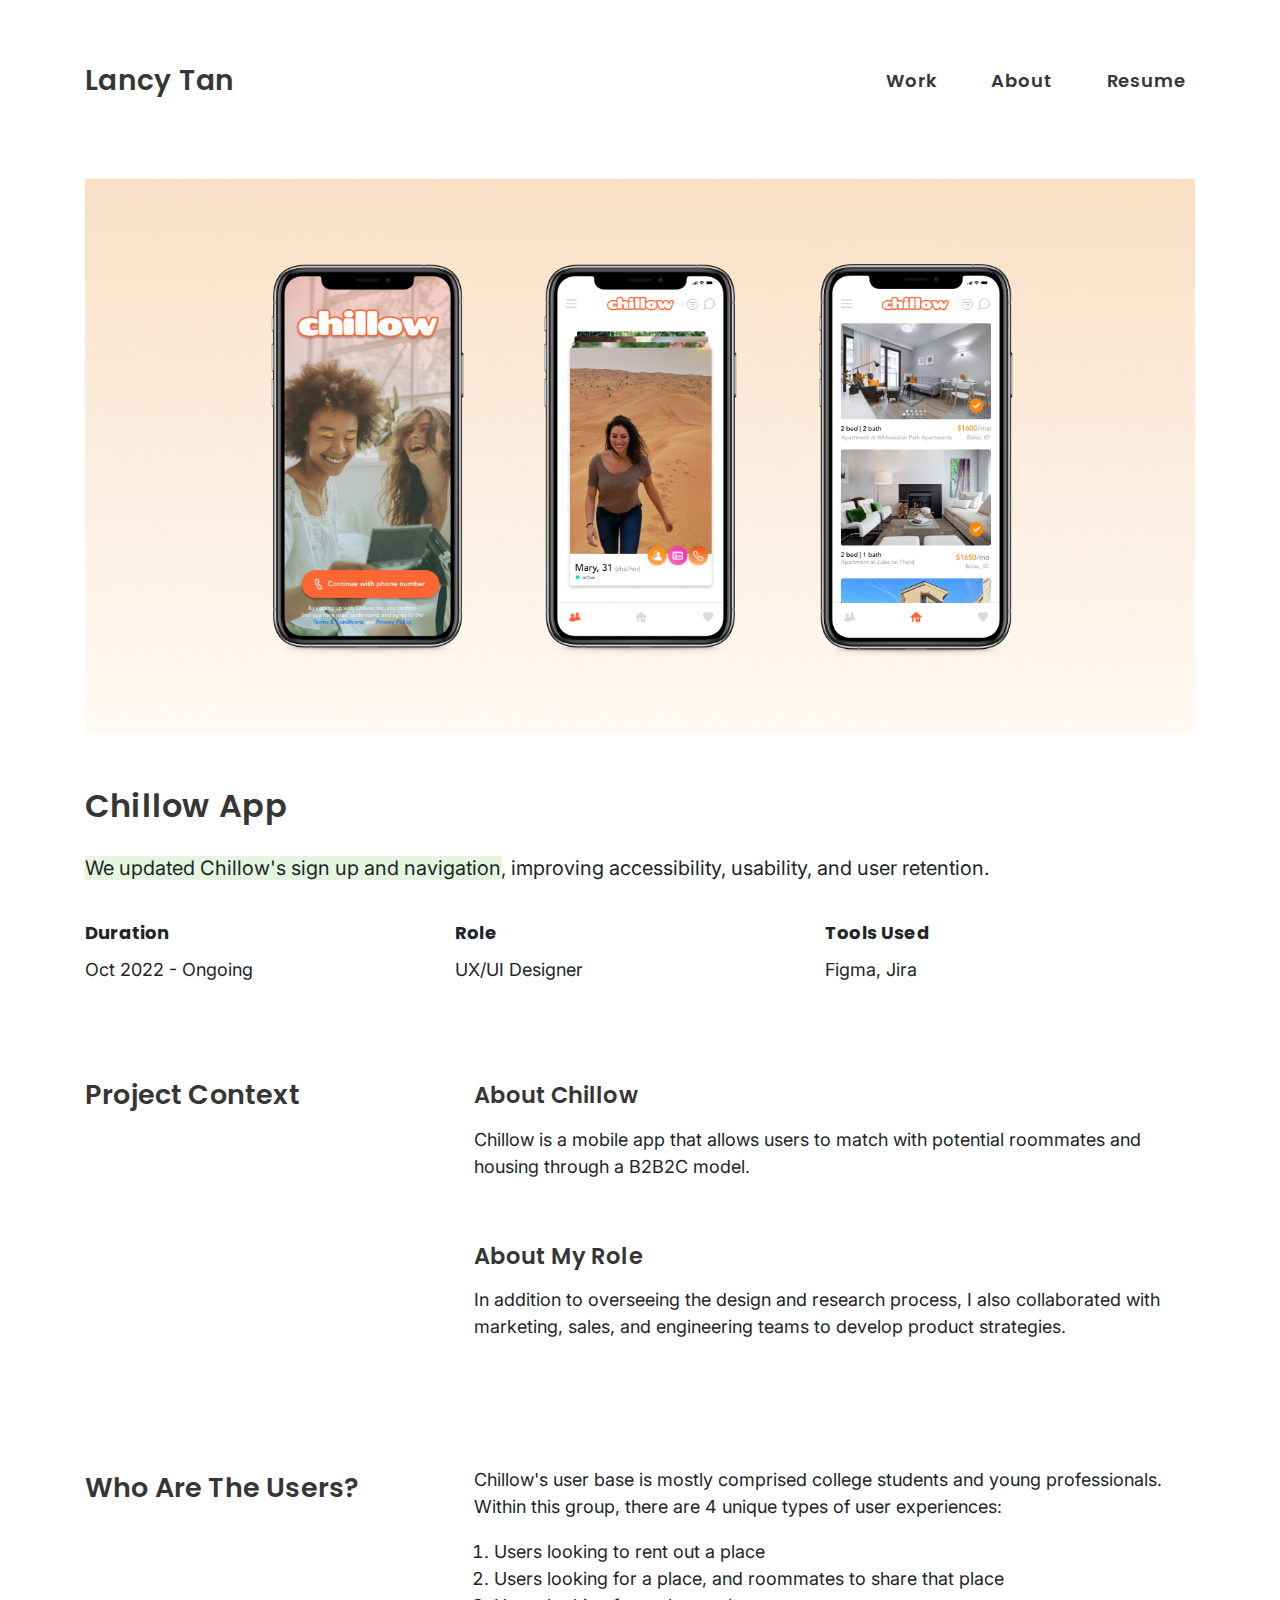
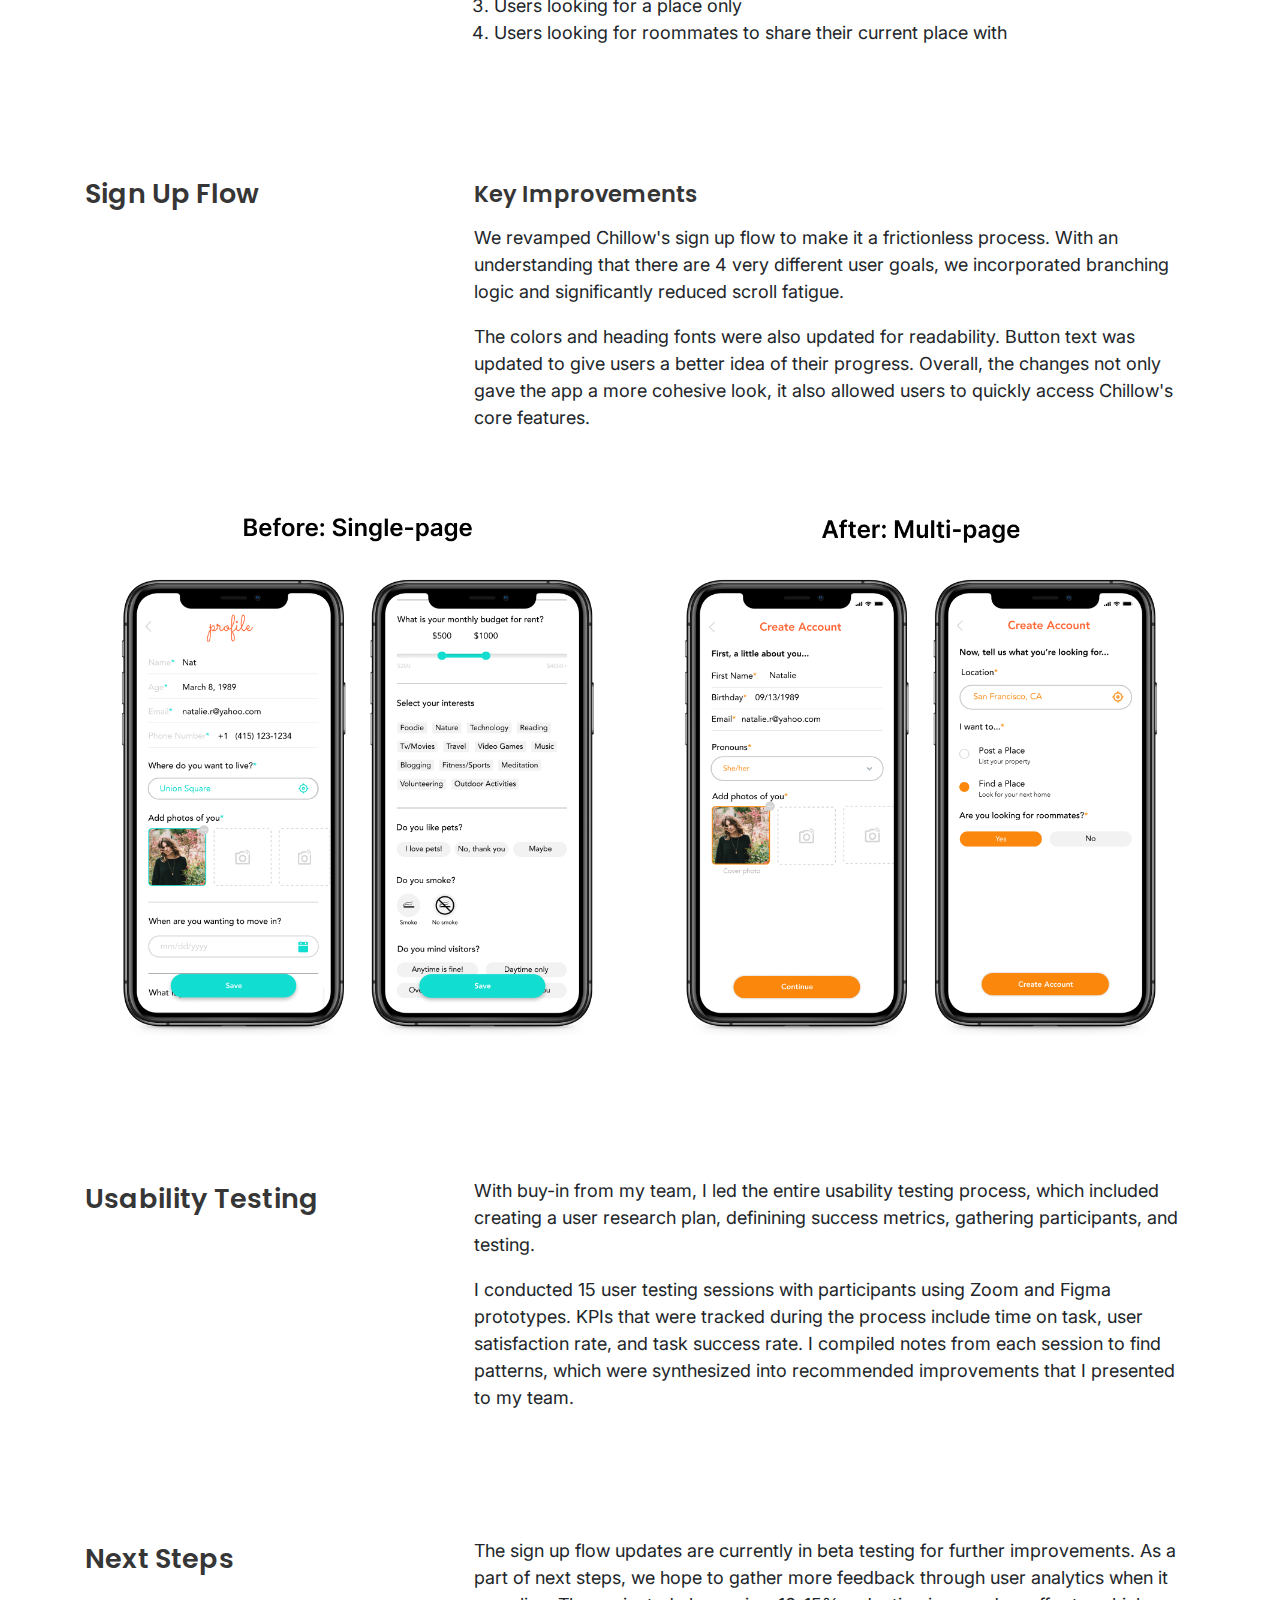
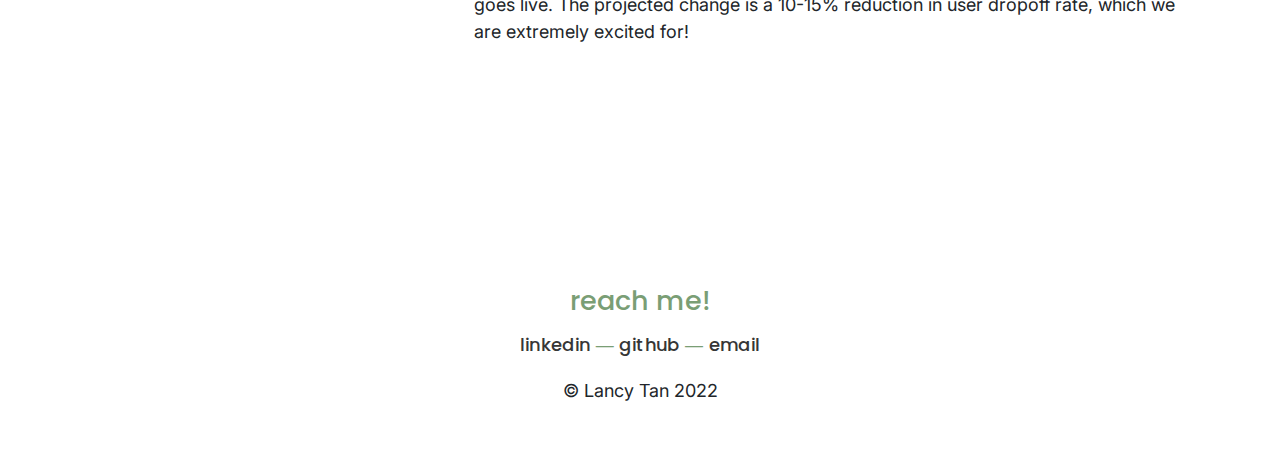
<file: chillow.html>
<!DOCTYPE html>
<html lang="en">
<head>

    <meta charset="UTF-8">
    <meta name="viewport" content="width=device-width, initial-scale=1.0">
    <meta http-equiv="X-UA-Compatible" content="ie=edge">

    <title>Lancy Tan</title>
    <meta name="description" content="Lancy Tan's portfolio">
    <link rel="icon" href="assets/plant-favicon.gif" type="image/gif" >

    <link rel="stylesheet" href="https://cdnjs.cloudflare.com/ajax/libs/font-awesome/4.7.0/css/font-awesome.min.css">
    <link rel="stylesheet" href="https://cdn.jsdelivr.net/npm/bootstrap@4.0.0/dist/css/bootstrap.min.css" integrity="sha384-Gn5384xqQ1aoWXA+058RXPxPg6fy4IWvTNh0E263XmFcJlSAwiGgFAW/dAiS6JXm" crossorigin="anonymous">
    <link rel="stylesheet" href="style.css">
</head>

<body>
<div class="container">
    <nav class="navbar navbar-expand">
        <a class="navbar-brand" href="index.html">Lancy Tan</a>

        <div class="w-100">
            <ul class="navbar-nav ml-auto">
                <li class="nav-item">
                    <a class="nav-link" href="index.html" id="accent-link" >Work</a>
                </li>
                <li class="nav-item">
                    <a class="nav-link" href="about.html" id="accent-link">About</a>
                </li>
                <li class="nav-item" id="resume-link">
                    <a class="nav-link" href="LancyTanResume.pdf" id="accent-link" target="_blank">Resume</a>
                </li>
            </ul>
        </div>
    </nav>

</div>

<div class="container">

    <div class="fade-in-bottom">
        <img class="proj-cover " src="assets\Chillow\Chillow Cover.png" alt="Chillow cover image">

        <h2 class="proj-title ">Chillow App</h2>
        <p class="proj-opener proj-text"><span style="background-color:var(--accent-lighter);">We updated Chillow's sign up and navigation</span>, improving accessibility, usability, and user retention.
            
            </p>

        <div class="proj-details ">
            <div class="proj-tri-column">
                <h4 class="project-specs">Duration</h4>
                <p class="proj-text"> Oct 2022 - Ongoing<br>
                    </p>
            </div>
            <div class="proj-tri-column">
                <h4 class="project-specs">Role</h4>
                <p class="proj-text">UX/UI Designer</p>
            </div>
            <div class="proj-tri-column">
                <h4 class="project-specs">Tools Used</h4>
                <p class="proj-text">Figma, Jira</p>
            </div>
        </div>
    </div>

    <div class="proj-section">
        <div class="proj-header">
            <h4> Project Context </h4>
        </div>

        <div class="proj-content">
            <div class="proj-subsection">
                <h5 class="proj-subheader">About Chillow</h5>
                <p class="proj-text"> Chillow is a mobile app that allows users to match with potential roommates and housing through a B2B2C model. 
                </p>
            </div>
            <div class="proj-subsection">
                <h5 class="proj-subheader">About My Role</h5>
                <p class="proj-text"> 
                    In addition to overseeing the design and research process, I also collaborated with 
                    marketing, sales, and engineering teams to develop product strategies. 
                </p>
                </div>
            </div>
    </div>



    <div class="proj-section">
        <div class="proj-header">
            <h4>Who Are The Users?</h4>
        </div>
        <div class="proj-content">
            <div class="proj-subsection">
                <p class="proj-text">Chillow's user base is mostly comprised college students and young professionals. 
                    Within this group, there are 4 unique types of user experiences: </p>
                
                <ol class="proj-ul">
                    <li>Users looking to rent out a place</li>
                    <li>Users looking for a place, and roommates to share that place</li>
                    <li>Users looking for a place only</li>
                    <li>Users looking for roommates to share their current place with</li>
                </ol>
                
            </div>

        </div>
    </div>

    <div class="proj-section">
        <div class="proj-header">
            <h4>Sign Up Flow</h4>
        </div>
        <div class="proj-content">
            
            <div class="proj-subsection">
                <h5 class="proj-subheader">Key Improvements</h5>
                <p class="proj-text"> 
                    We revamped Chillow's sign up flow to make it a frictionless process. With an understanding that 
                    there are 4 very different user goals, we incorporated branching logic and significantly reduced scroll fatigue. 

                </p>

                <p class="proj-text"> 
                    The colors and heading fonts were also updated for readability. Button text was updated to give users a better idea of their progress. Overall, the changes not only gave the app a more cohesive look, it also allowed users to quickly
                    access Chillow's core features. 

                </p>
            </div>
            

        </div>
    </div>

    <img class="proj-img" src="assets\Chillow\Chillow Sign Up Before After.png" alt="Chillow Sign Up Before & After">

    <div class="proj-section">
        <div class="proj-header">
            <h4>Usability Testing</h4>
        </div>
        <div class="proj-content">
            
            <div class="proj-subsection">
                <p class="proj-text"> 
                    With buy-in from my team, I led the entire usability testing process, which included creating a user research plan,
                    definining success metrics, gathering participants, and testing.
                    
                </p>

                <p class="proj-text"> 
                    I conducted 15 user testing sessions with participants using Zoom and Figma prototypes. KPIs that were tracked
                    during the process include time on task, user satisfaction rate, and task success rate. I compiled notes from each session
                    to find patterns, which were synthesized into recommended improvements that I presented to my team. 
                </p>

            </div>
            

        </div>
    </div>

    <div class="proj-section">
        <div class="proj-header">
            <h4>Next Steps</h4>
        </div>
        <div class="proj-content">
            
            <div class="proj-subsection">
                <p class="proj-text"> 
                    The sign up flow updates are currently in beta testing for further improvements. As a part of next steps, we hope to
                    gather more feedback through user analytics when it goes live. The projected change is a 10-15% reduction in user
                    dropoff rate, which we are extremely excited for!
                </p>

            </div>
            

        </div>
    </div>



</div>


<div class="container">
    <footer>
        <h4 class="social-header">reach me!</h4>
        <span class="socials"> <a href="https://www.linkedin.com/in/lancy-tan/" target="_blank" id="accent-link">linkedin</a> <span style="color: var(--accent);">&mdash;</span>
                <a href="https://github.com/LancyTan" target="_blank" id="accent-link"> github </a> <span style="color: var(--accent);">&mdash;</span>
                <a href="mailto:lancy.tan97@gmail.com" id="accent-link"> email </a> </span>
        <div class="copyright" style="padding-top:1rem;">
            <p> &copy; Lancy Tan 2022</p>
        </div>
    </footer>
</div>

</body>

</html>
</file>
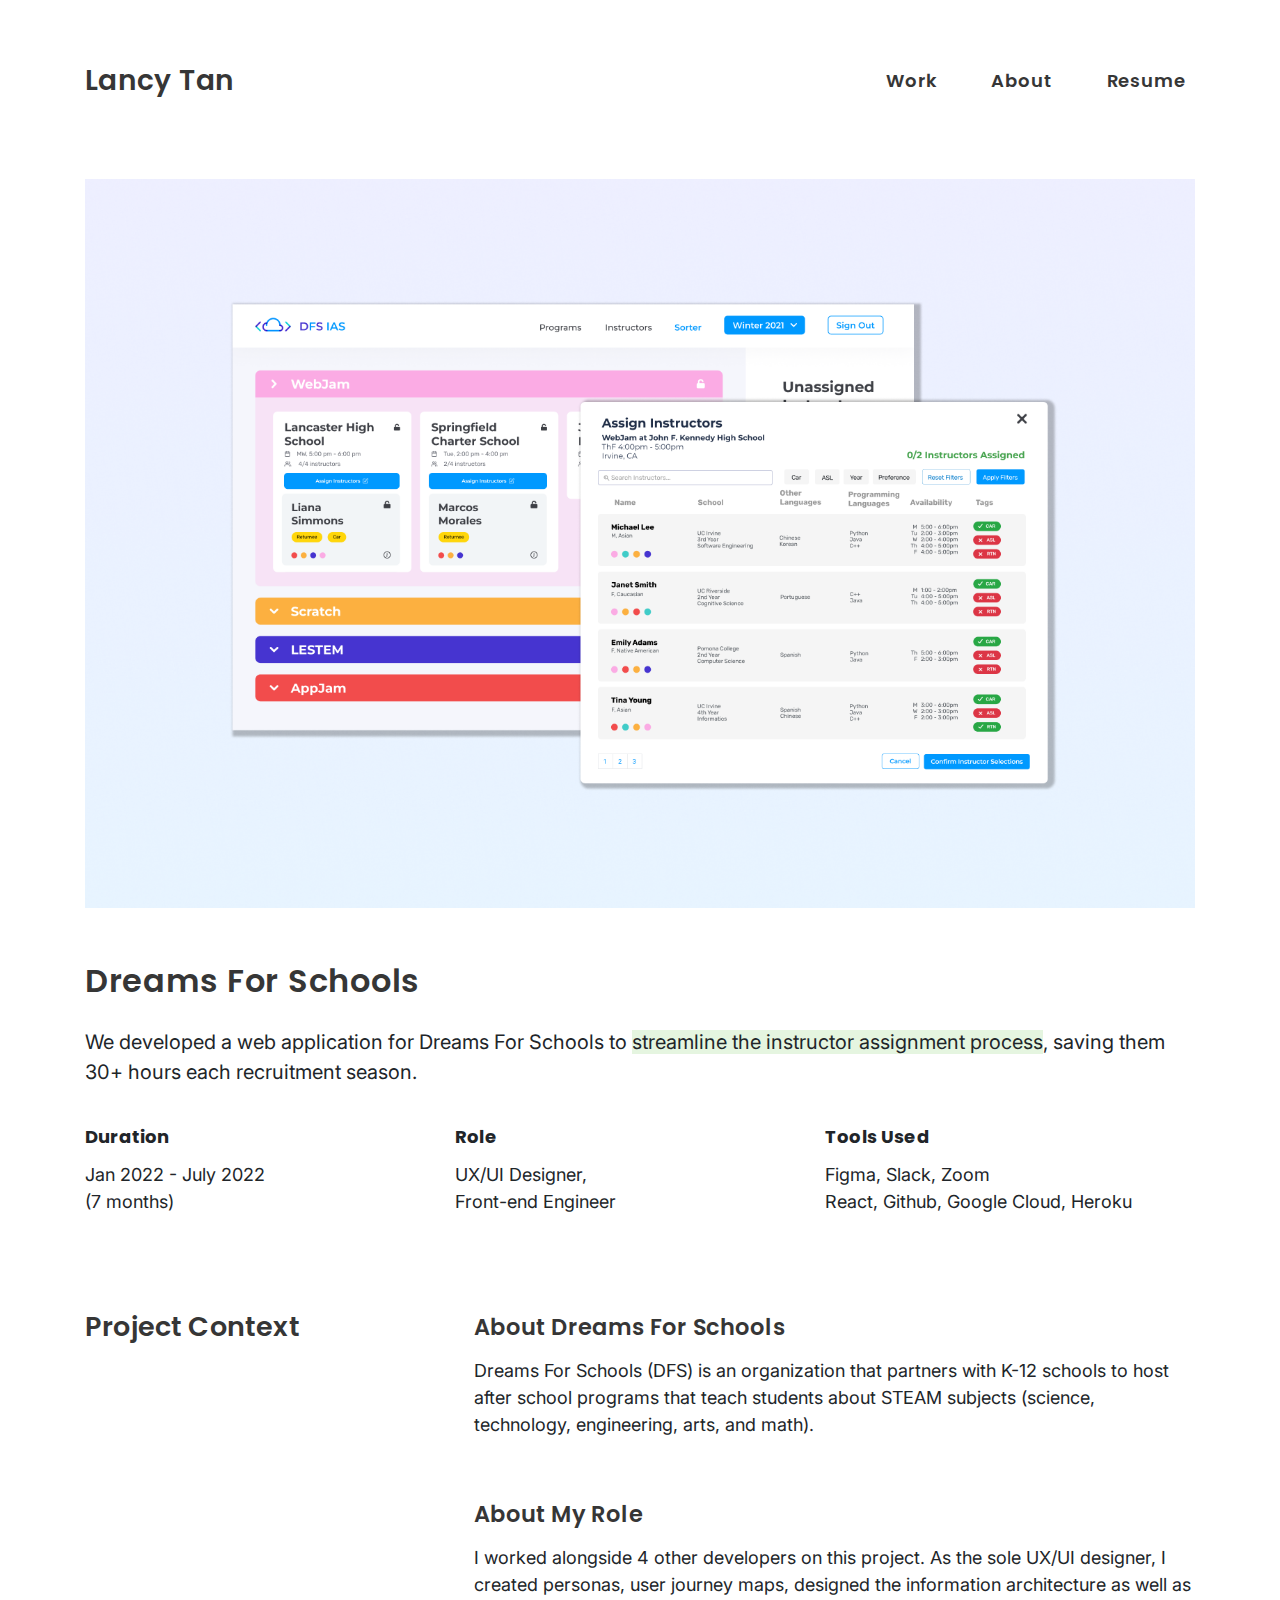
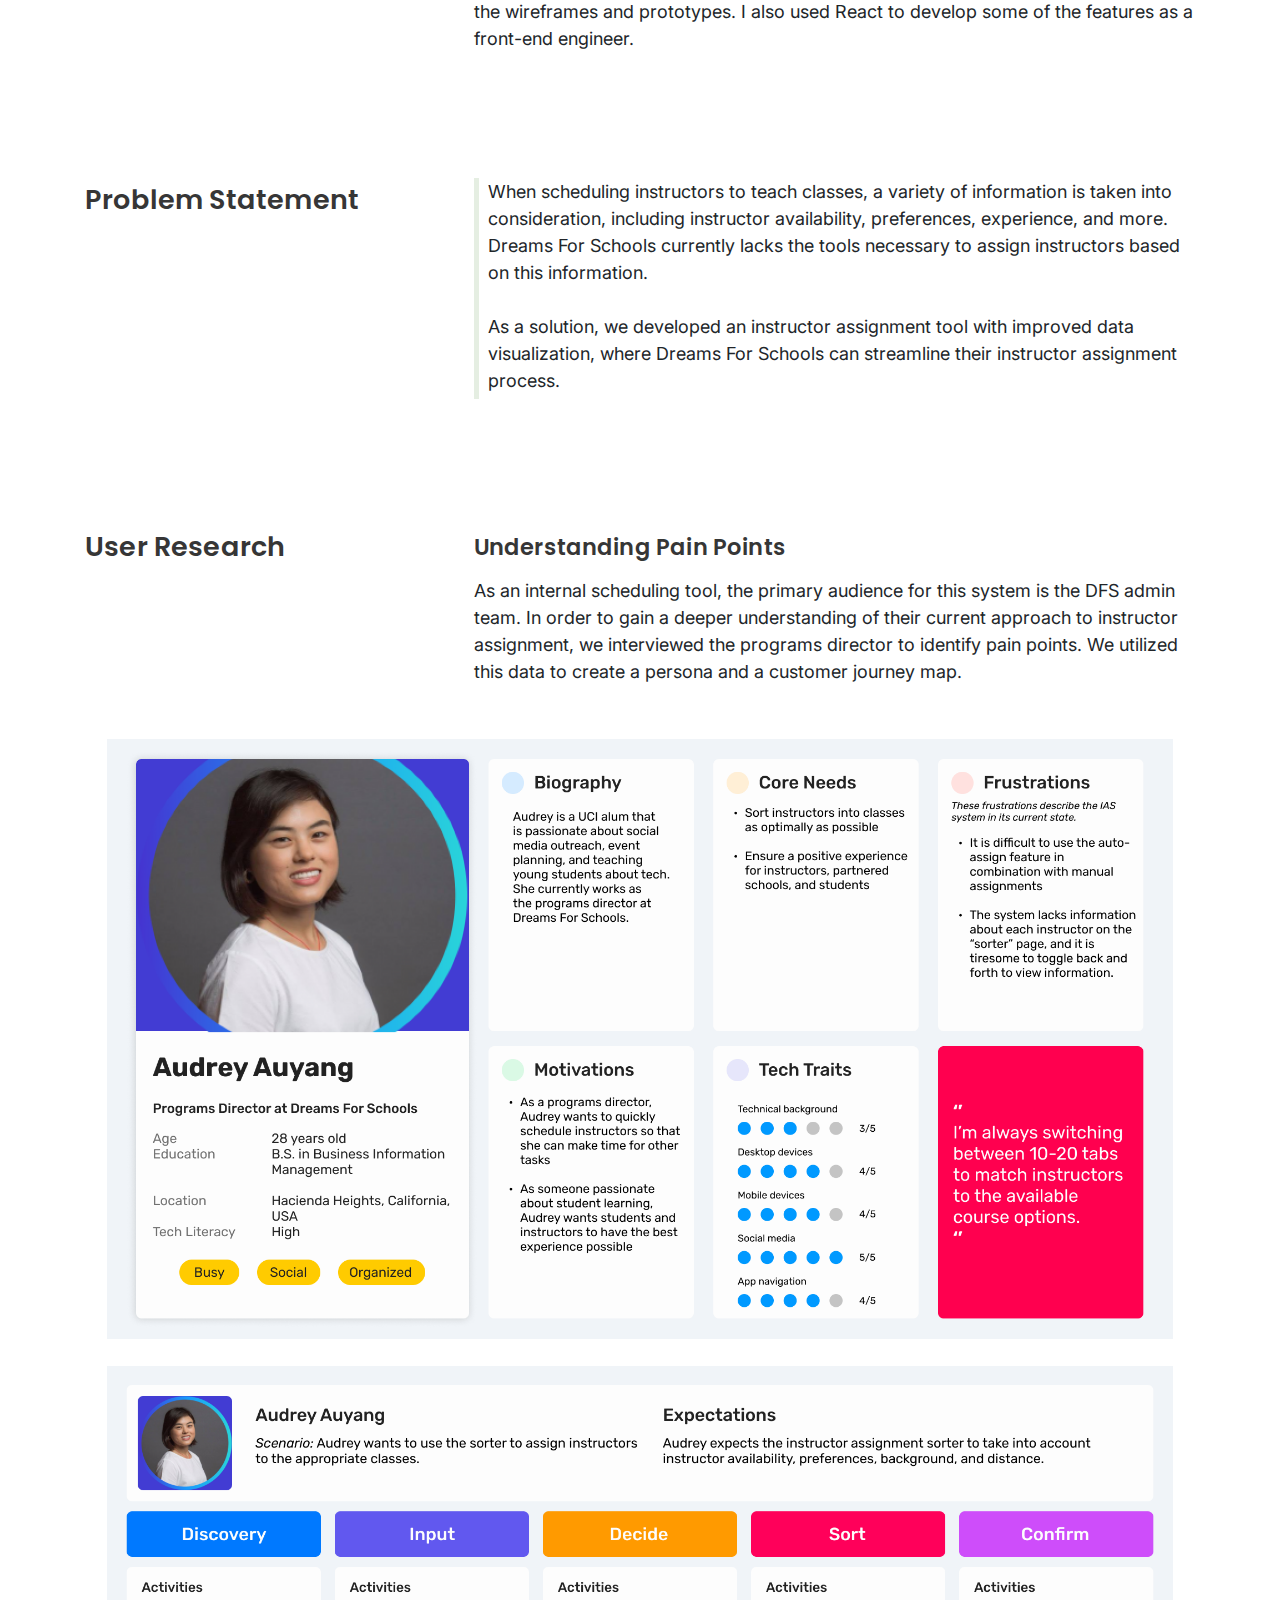
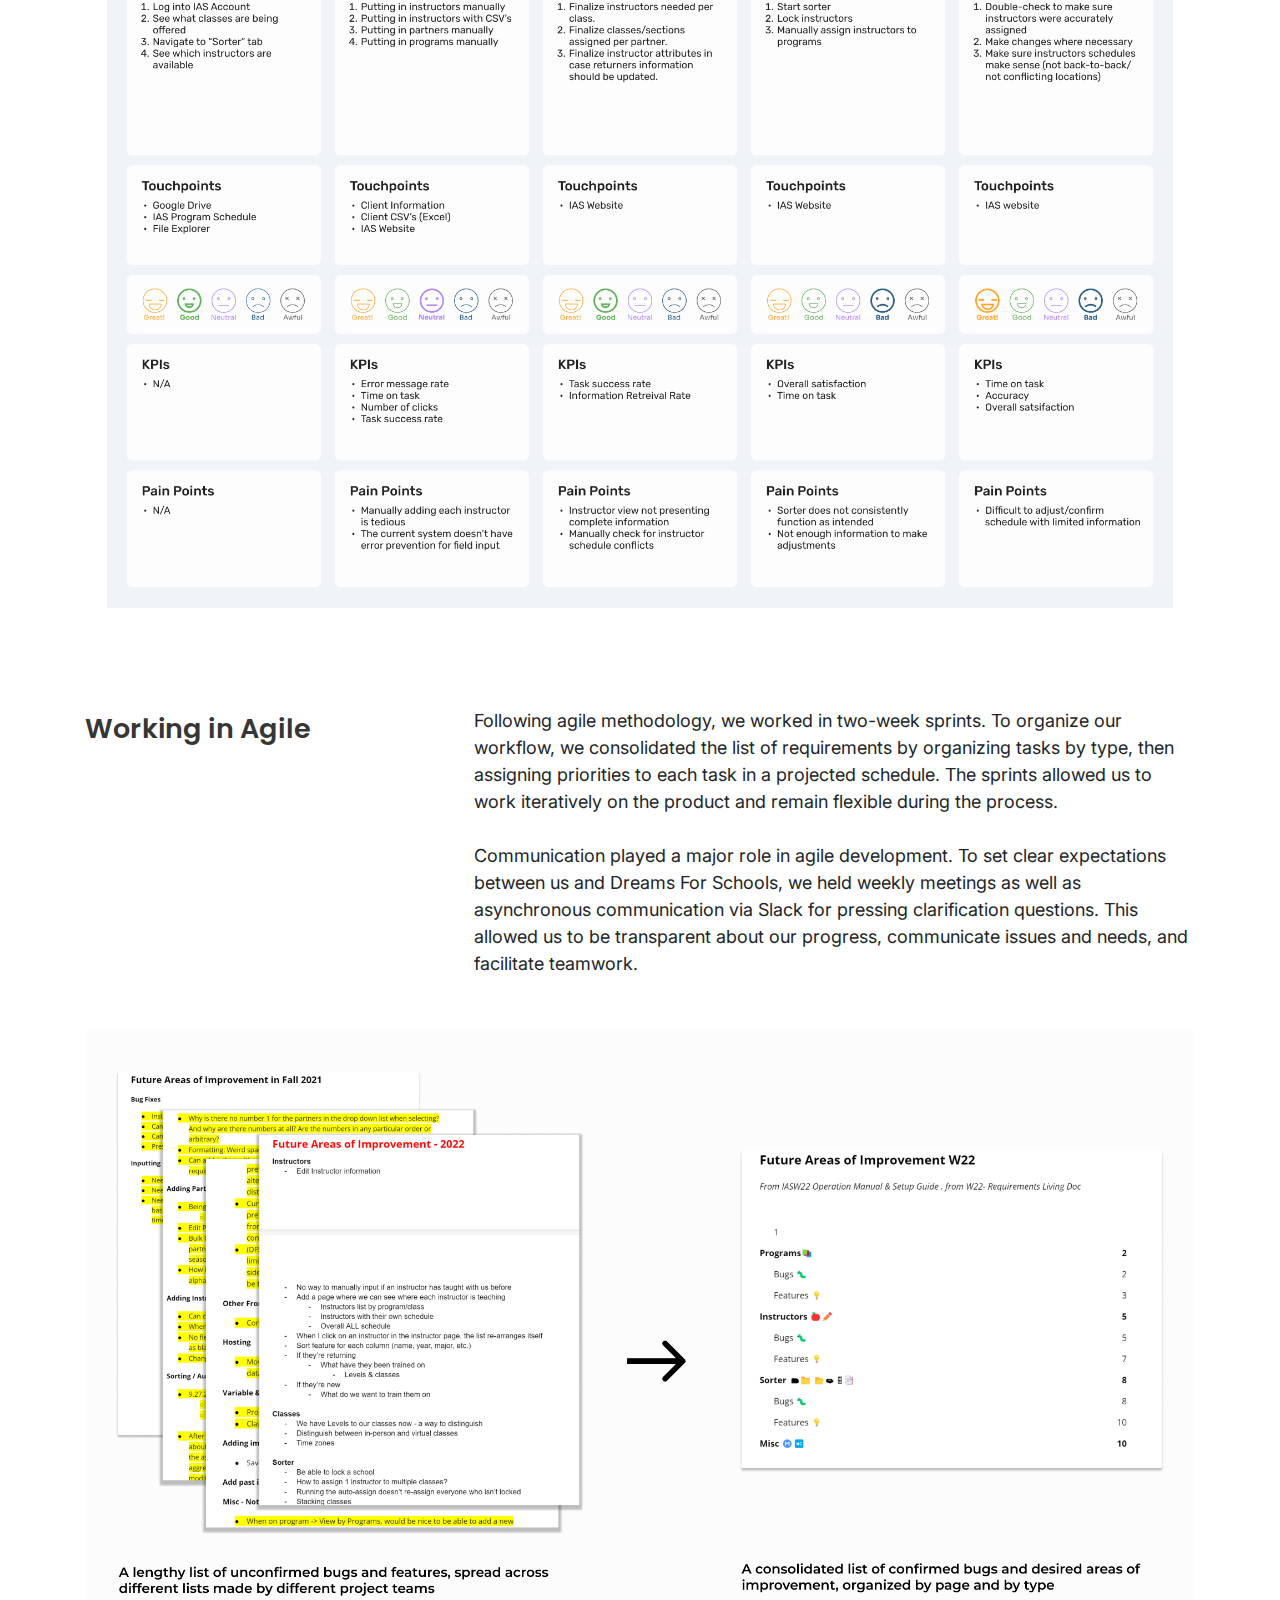
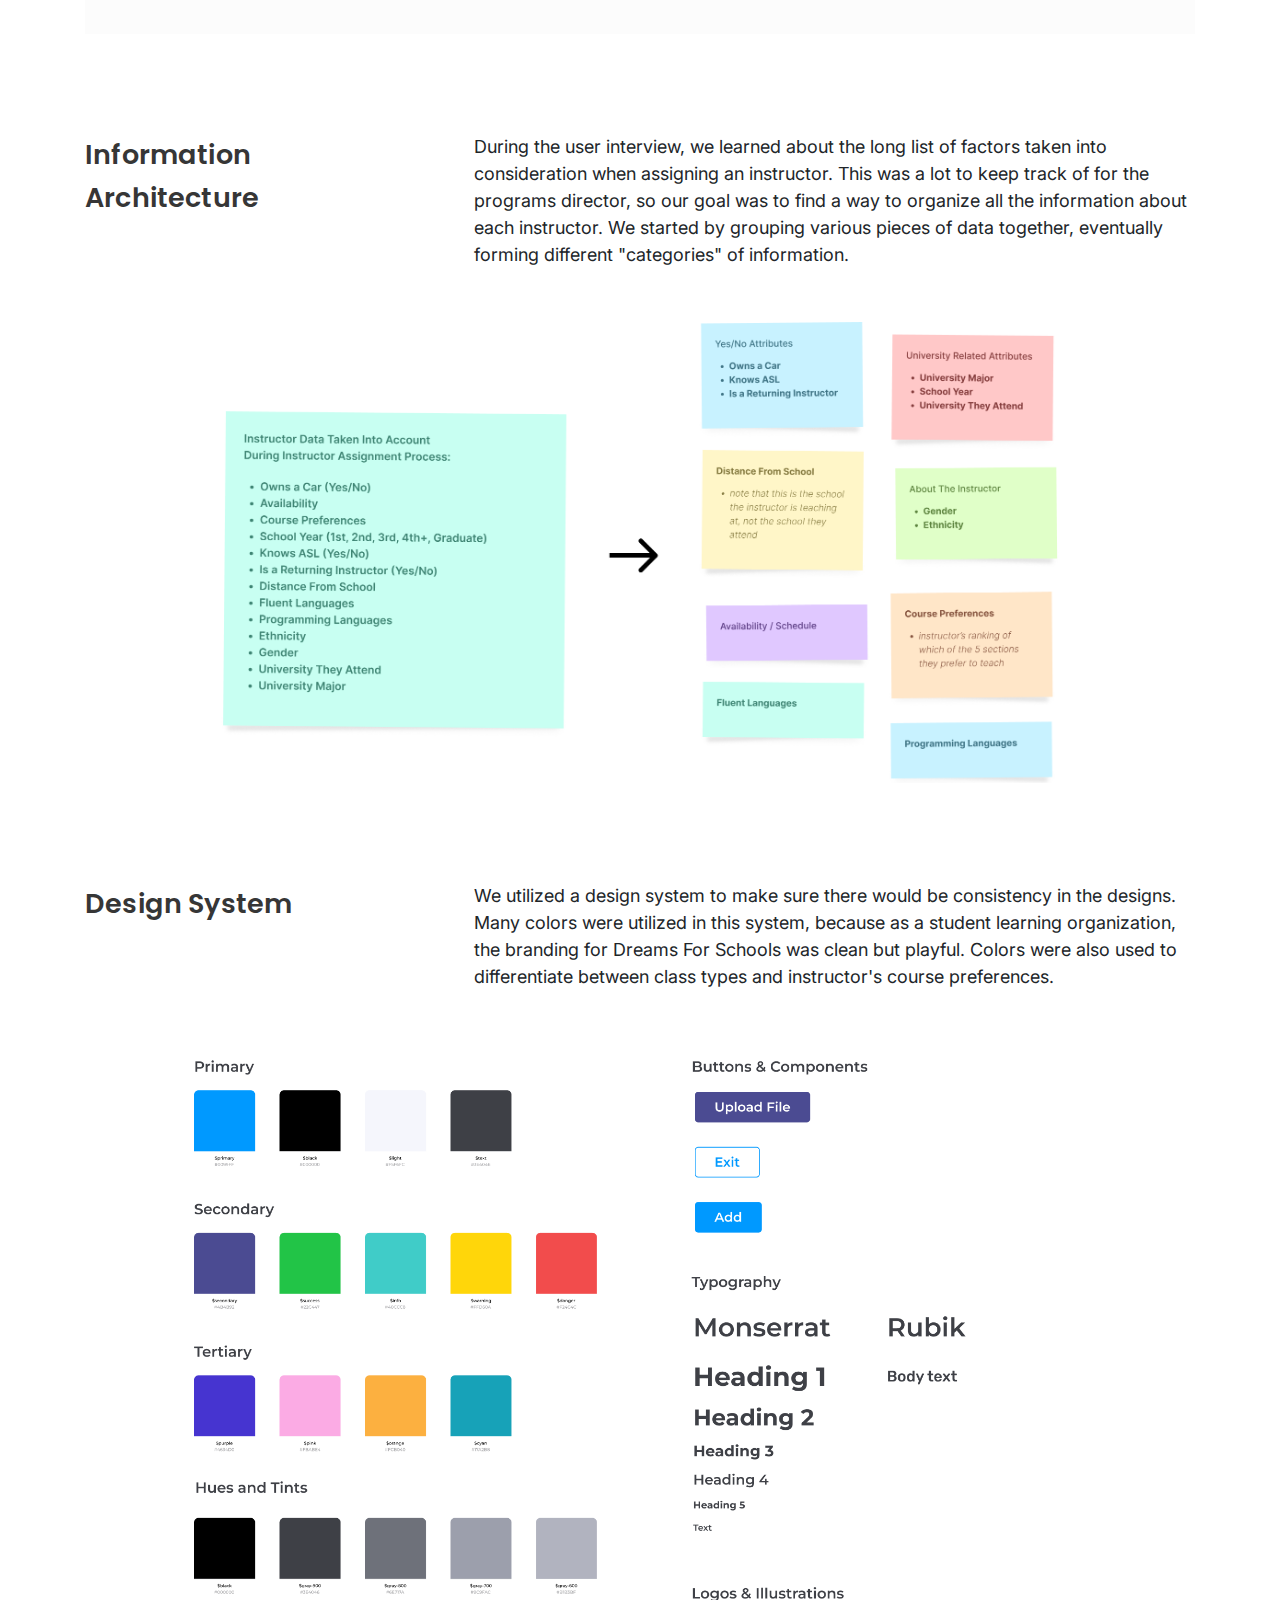
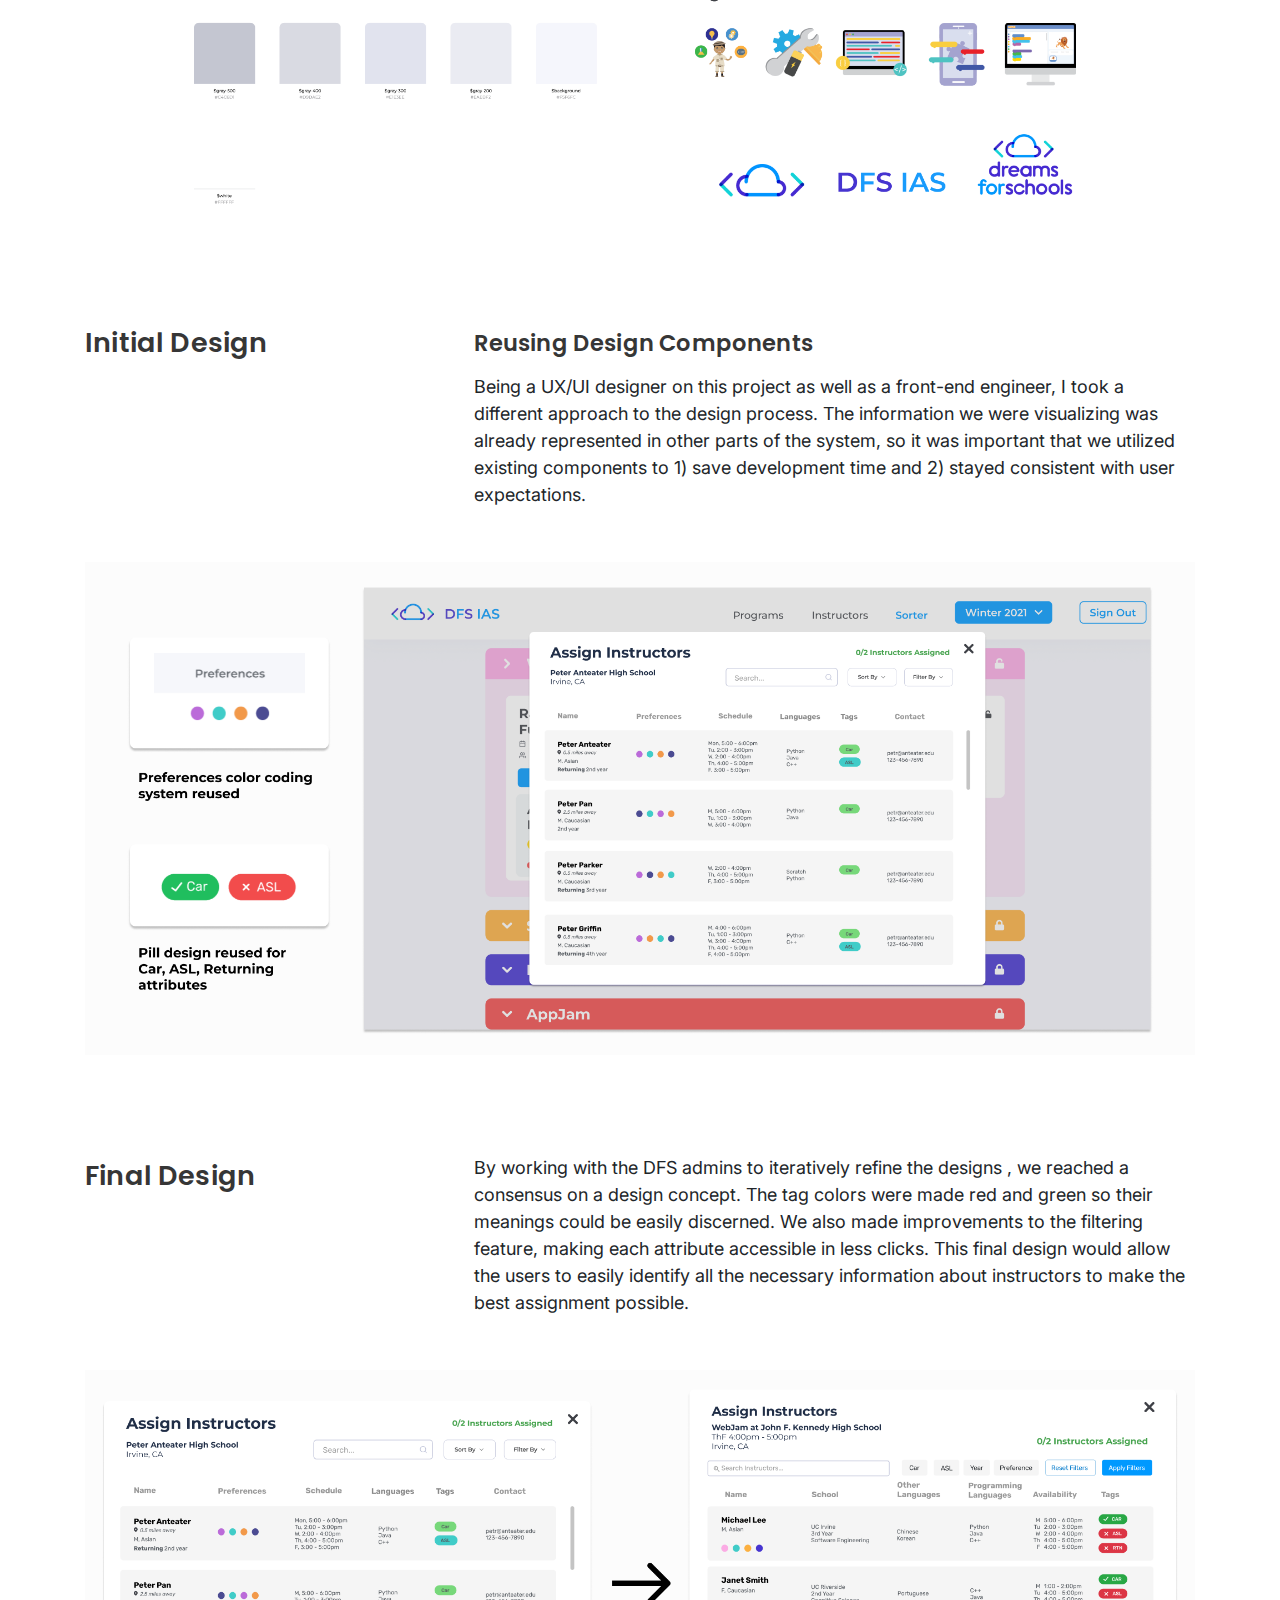
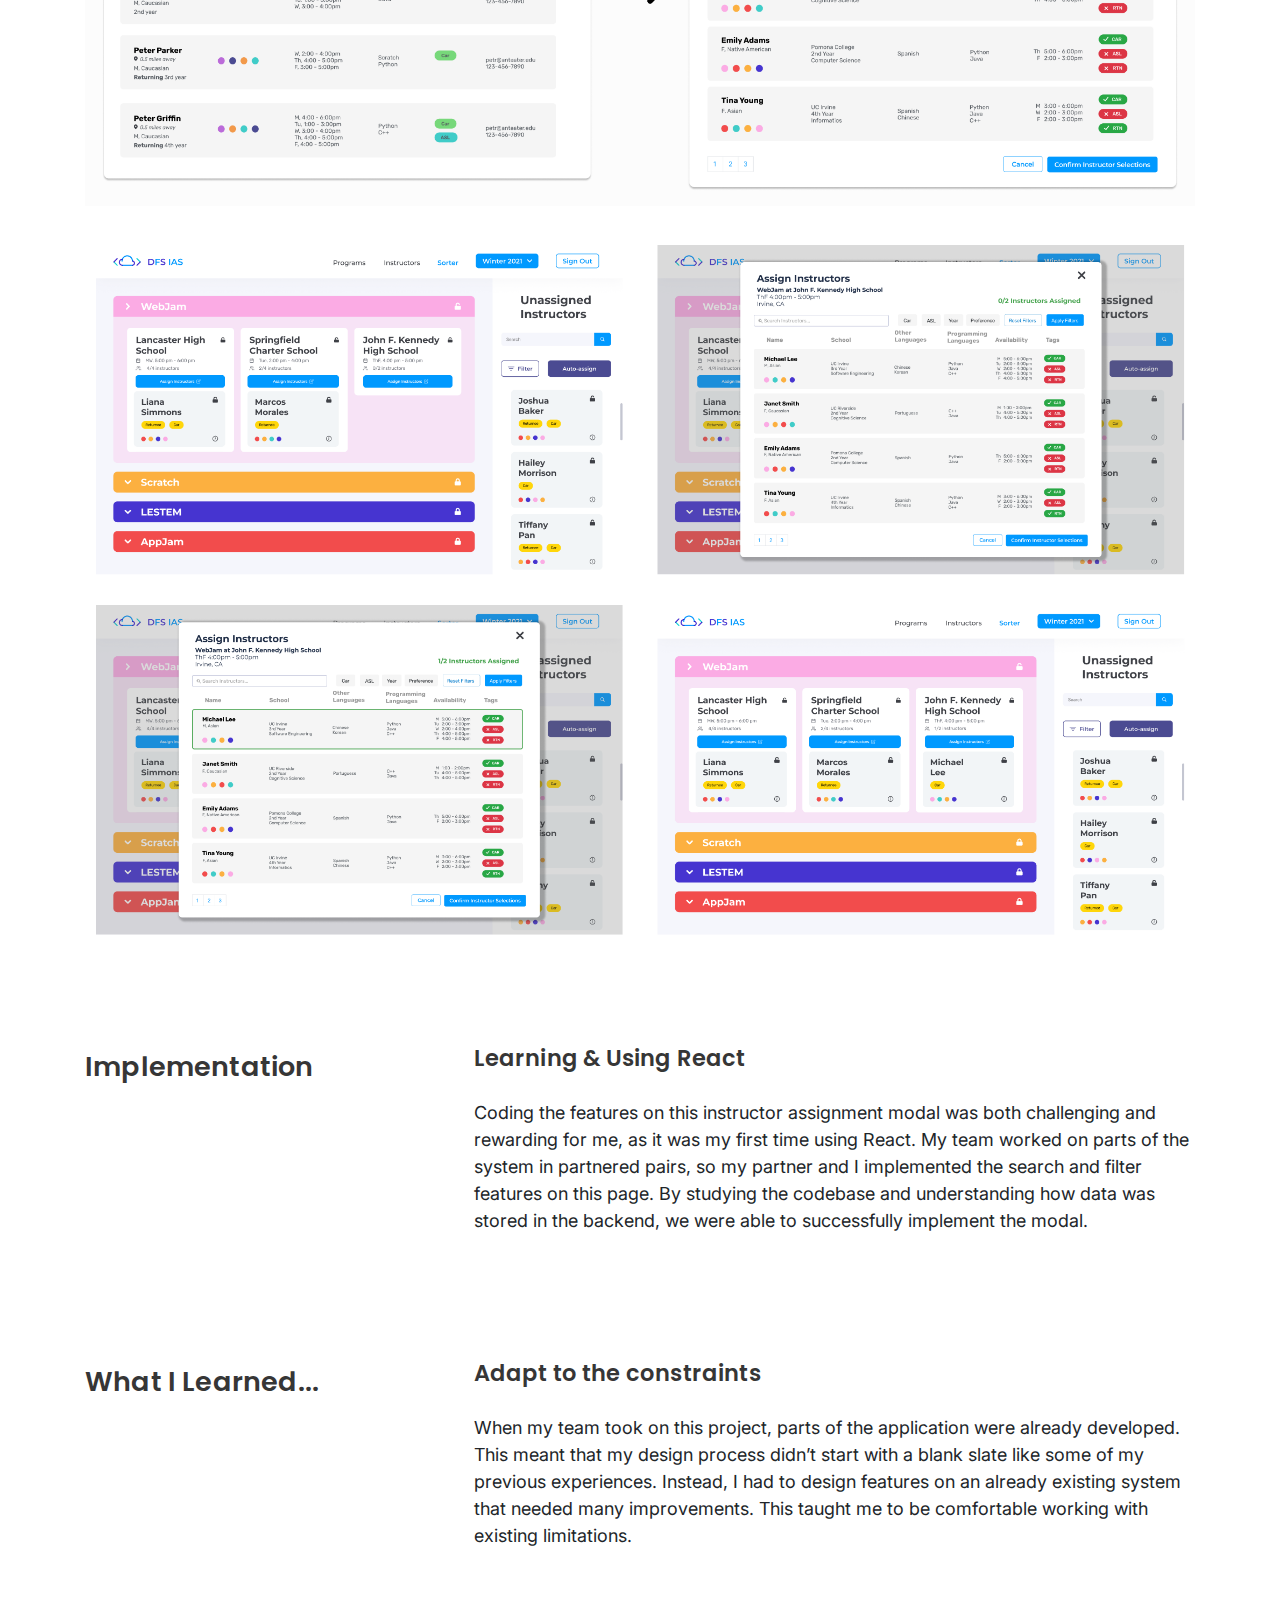
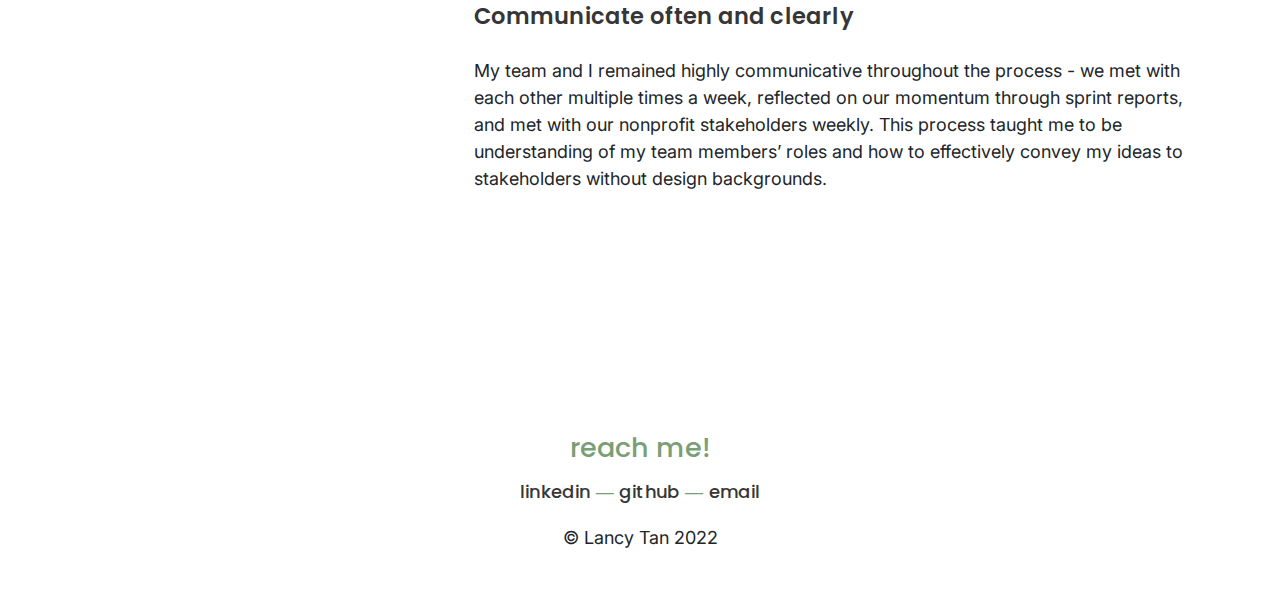
<file: dreams-for-schools.html>
<!DOCTYPE html>
<html lang="en">
<head>

    <meta charset="UTF-8">
    <meta name="viewport" content="width=device-width, initial-scale=1.0">
    <meta http-equiv="X-UA-Compatible" content="ie=edge">

    <title>Lancy Tan</title>
    <meta name="description" content="Lancy Tan's portfolio">
    <link rel="icon" href="assets/plant-favicon.gif" type="image/gif" >

    <link rel="stylesheet" href="https://cdnjs.cloudflare.com/ajax/libs/font-awesome/4.7.0/css/font-awesome.min.css">
    <link rel="stylesheet" href="https://cdn.jsdelivr.net/npm/bootstrap@4.0.0/dist/css/bootstrap.min.css" integrity="sha384-Gn5384xqQ1aoWXA+058RXPxPg6fy4IWvTNh0E263XmFcJlSAwiGgFAW/dAiS6JXm" crossorigin="anonymous">
    <link rel="stylesheet" href="style.css">
</head>

<body>
<div class="container">
    <nav class="navbar navbar-expand">
        <a class="navbar-brand" href="index.html">Lancy Tan</a>

        <div class="w-100">
            <ul class="navbar-nav ml-auto">
                <li class="nav-item">
                    <a class="nav-link" href="index.html" id="accent-link" >Work</a>
                </li>
                <li class="nav-item">
                    <a class="nav-link" href="about.html" id="accent-link">About</a>
                </li>
                <li class="nav-item" id="resume-link">
                    <a class="nav-link" href="LancyTanResume.pdf" id="accent-link" target="_blank">Resume</a>
                </li>
            </ul>
        </div>
    </nav>

</div>

<div class="container">
    <div class="fade-in-bottom">
        <img class="proj-cover" src="assets/DFS/DFS Cover.png" alt="Dreams For Schools cover image">

        <h2 class="proj-title">Dreams For Schools</h2>
        <p class="proj-opener proj-text"> We developed a web application for Dreams For Schools to <span style="background-color:var(--accent-lighter);"> streamline the instructor assignment process</span>, saving them 30+ hours each recruitment season. </p>

        <div class="proj-details">
            <div class="proj-tri-column">
                <h4 class="project-specs">Duration</h4>
                <p class="proj-text"> Jan 2022 - July 2022 <br>
                    (7 months)</p>
            </div>
            <div class="proj-tri-column">
                <h4 class="project-specs">Role</h4>
                <p class="proj-text">UX/UI Designer, <br> Front-end Engineer</p>
            </div>
            <div class="proj-tri-column">
                <h4 class="project-specs">Tools Used</h4>
                <p class="proj-text">Figma, Slack, Zoom <br>
                                    React, Github, Google Cloud, Heroku</p>
            </div>
        </div>
    </div>

    <div class="proj-section">
        <div class="proj-header">
            <h4> Project Context </h4>
        </div>

        <div class="proj-content">
            <div class="proj-subsection">
                <h5 class="proj-subheader">About Dreams For Schools</h5>
                <p class="proj-text"> Dreams For Schools (DFS) is an organization that partners with K-12 schools
                    to host after school programs that teach students about STEAM subjects (science, technology,
                    engineering, arts, and math).</p>
            </div>
            <div class="proj-subsection">
                <h5 class="proj-subheader">About My Role</h5>
                <p class="proj-text"> I worked alongside 4 other developers on this project. As the sole UX/UI designer,
                    I created personas, user journey maps, designed the information architecture as well as the
                    wireframes and prototypes. I also used React to develop some of the features as a front-end engineer.
                    </p>
            </div>
        </div>
    </div>

    <div class="proj-section">
        <div class="proj-header">
            <h4> Problem Statement </h4>
        </div>
        <div class="proj-content">
            <div class="proj-subsection">
                <blockquote class="proj-text"> When scheduling instructors to teach classes, a variety of information
                    is taken into consideration, including instructor availability, preferences, experience, and more.
                    Dreams For Schools currently lacks the tools necessary to assign instructors based on this information.

                    <br> <br>
                    As a solution, we developed an
                    instructor assignment tool with improved data visualization, where Dreams For Schools can
                    streamline their instructor assignment process. </blockquote>
            </div>
        </div>

    </div>




    <div class="proj-section">
        <div class="proj-header">
            <h4>User Research</h4>
        </div>
        <div class="proj-content">
            <div class="proj-subsection">
                <h5 class="proj-subheader">Understanding Pain Points</h5>
                <p class="proj-text"> As an internal scheduling tool, the primary audience for this system is the
                DFS admin team. In order to gain a deeper understanding of their current approach to instructor
                assignment, we interviewed the programs director to identify pain points. We utilized this data to
                create a persona and a customer journey map.</p>
            </div>
        </div>
    </div>

    <img class="proj-img" src="assets/DFS/DFS Persona.png" alt="Persona of the programs director at Dreams For Schools">
    <img class="proj-img" src="assets/DFS/DFS User Journey.png" alt="User journey of the programs director, highlighting
        frustrations and motivations">

    <div class="proj-section">
        <div class="proj-header">
            <h4>Working in Agile </h4>
        </div>
        <div class="proj-content">
            <div class="proj-subsection">
                <p class="proj-text"> Following agile methodology, we worked in two-week sprints.
                    To organize our workflow, we consolidated the list of requirements by organizing tasks by type,
                    then assigning priorities to each task in a projected schedule. The sprints allowed us to work
                    iteratively on the product and remain flexible during the process. <br> <br>

                    Communication played a major role in agile development. To set clear expectations between
                    us and Dreams For Schools, we held weekly meetings as well as asynchronous communication
                    via Slack for pressing clarification questions. This allowed us to be transparent
                    about our progress, communicate issues and needs, and facilitate teamwork.</p>
            </div>

        </div>
    </div>


    <img class="proj-img" src="assets/DFS/DFS Consolidated List Of Improvements.png" alt="Before and after image
        of the requirements list, and requirements list consolidated into sprint schedule">


    <div class="proj-section">
        <div class="proj-header">
            <h4>Information Architecture</h4>
        </div>
        <div class="proj-content">
            <div class="proj-subsection">
                <p class="proj-text"> During the user interview, we learned about the long list of factors
                    taken into consideration when assigning an instructor. This was a lot to keep track of for the
                    programs director, so our goal was to find a way to organize all the information about each instructor.
                    We started by grouping various pieces of data together, eventually forming different "categories" of
                    information.
                </p>
            </div>
        </div>
    </div>

    <img class="proj-img" src="assets/DFS/DFS Info Architecture.png" alt="Organization of instructor attributes into
        various appropriate categories">

    <div class="proj-section">
        <div class="proj-header">
            <h4>Design System</h4>
        </div>
        <div class="proj-content">
            <div class="proj-subsection">
                <p class="proj-text"> We utilized a design system to make sure there would be consistency in the designs.
                    Many colors were utilized in this system, because as a student
                    learning organization, the branding for Dreams For Schools was clean but playful. Colors were also
                    used to differentiate between class types and instructor's course preferences. </p>
            </div>

        </div>
    </div>

    <img class="proj-img" src="assets/DFS/DFS Style Guide.png" alt="Style guide for Dreams For Schools application,
        including vector art, colors, buttons, and font styles">

    <div class="proj-section">
        <div class="proj-header">
            <h4>Initial Design</h4>
        </div>
        <div class="proj-content">
            <div class="proj-subsection">
                <h5 class="proj-subheader">Reusing Design Components</h5>
                <p class="proj-text"> Being a UX/UI designer on this project as well as a front-end engineer, I took a different
                    approach to the design process. The information we were visualizing was already represented in other
                    parts of the system, so it was important that we utilized existing components to 1) save
                    development time and 2) stayed consistent with user expectations.
                </p>
            </div>
        </div>
    </div>

    <img class="proj-img" src="assets/DFS/DFS Reusing Components.png" alt="Depiction of reused components within the application">


    <div class="proj-section">
        <div class="proj-header">
            <h4>Final Design</h4>
        </div>
        <div class="proj-content">
            <div class="proj-subsection">
                <p class="proj-text">
                    By working with the DFS admins to iteratively refine the designs , we reached a consensus on a design concept.
                    The tag colors were made red and green so their meanings could be easily discerned. We also made
                    improvements to the filtering feature, making each attribute accessible in less clicks.
                    This final design would allow the users to easily identify all the necessary information about
                    instructors to make the best assignment possible.
                </p>

            </div>
        </div>
    </div>

    <img class="proj-img" src="assets/DFS/DFS Final Design Popup.png" alt="Final design wireframes of the popup">

    <img class="proj-img" src="assets/DFS/DFS Final Product.png" alt="Final design wireframes of the sorter page">

    <div class="proj-section">
        <div class="proj-header">
            <h4>Implementation</h4>
        </div>
        <div class="proj-content">
            <div class="proj-subsection">
                <h5>Learning & Using React</h5>
                <p class="proj-text"> Coding the features on this instructor assignment modal was both challenging
                    and rewarding for me, as it was my first time using React. My team worked on parts of the system
                    in partnered pairs, so my partner and I implemented the search and filter features on this page. By
                    studying the codebase and understanding how data was stored in the backend, we were able to
                    successfully implement the modal.
                </p>
            </div>
        </div>
    </div>


    <div class="proj-section">
        <div class="proj-header">
            <h4>What I Learned...</h4>
        </div>
        <div class="proj-content">
            <div class="proj-subsection">
                <h5>Adapt to the constraints</h5>
                <p class="proj-text"> When my team took on this project, parts of the application were already developed. This
                    meant that my design process didn’t start with a blank slate like some of my previous experiences.
                    Instead, I had to design features on an already existing system that needed many improvements.
                    This taught me to be comfortable working with existing limitations.
                </p>
            </div>
            <div class="proj-subsection">
                <h5>Communicate often and clearly</h5>
                <p class="proj-text"> My team and I remained highly communicative throughout the process -
                    we met with each other multiple times a week, reflected on our momentum through sprint reports,
                    and met with our nonprofit stakeholders weekly. This process taught me to be understanding of my
                    team members’ roles and how to effectively convey my ideas to stakeholders without design backgrounds.
                </p>
            </div>
        </div>
    </div>


</div>


<div class="container">
    <footer>
        <h4 class="social-header">reach me!</h4>
        <span class="socials"> <a href="https://www.linkedin.com/in/lancy-tan/" target="_blank" id="accent-link">linkedin</a> <span style="color: var(--accent);">&mdash;</span>
                <a href="https://github.com/LancyTan" target="_blank" id="accent-link"> github </a> <span style="color: var(--accent);">&mdash;</span>
                <a href="mailto:lancy.tan97@gmail.com" id="accent-link"> email </a> </span>
        <div class="copyright" style="padding-top:1rem;">
            <p> &copy; Lancy Tan 2022</p>
        </div>
    </footer>
</div>

</body>

</html>
</file>
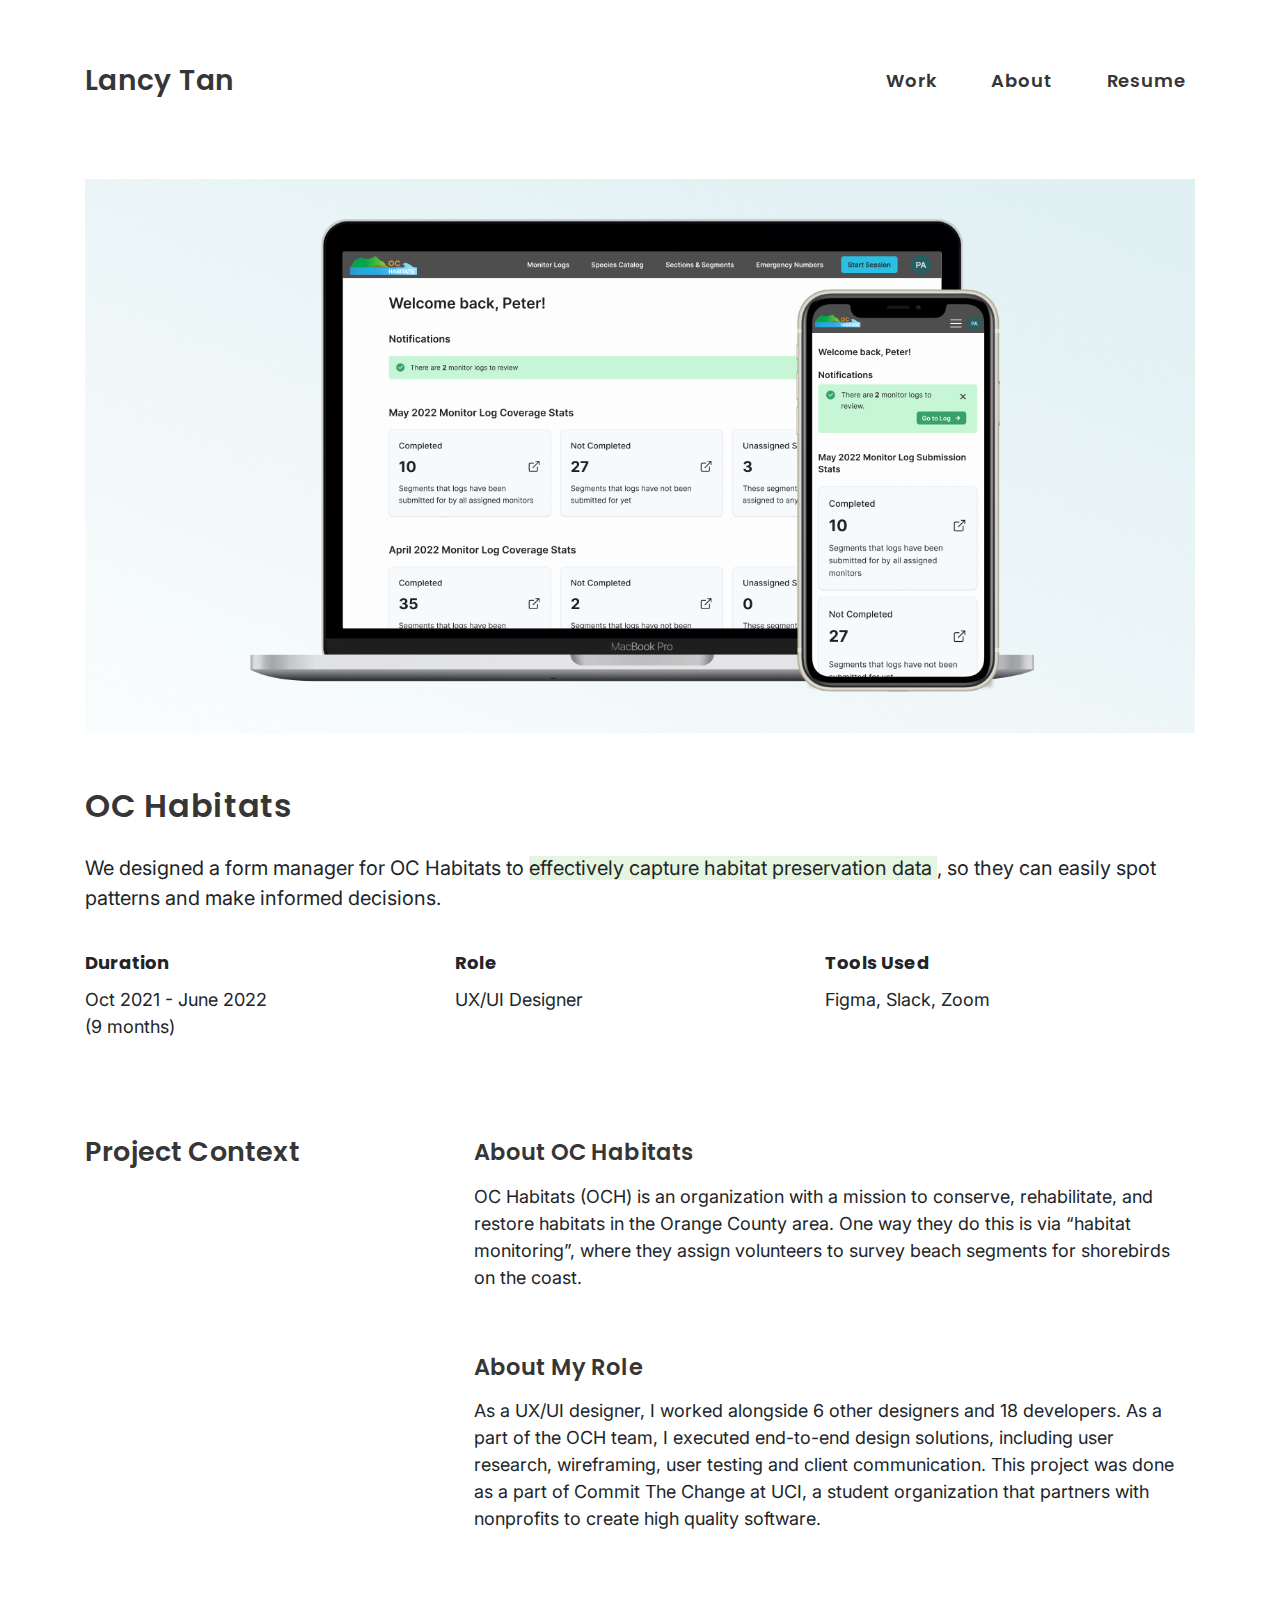
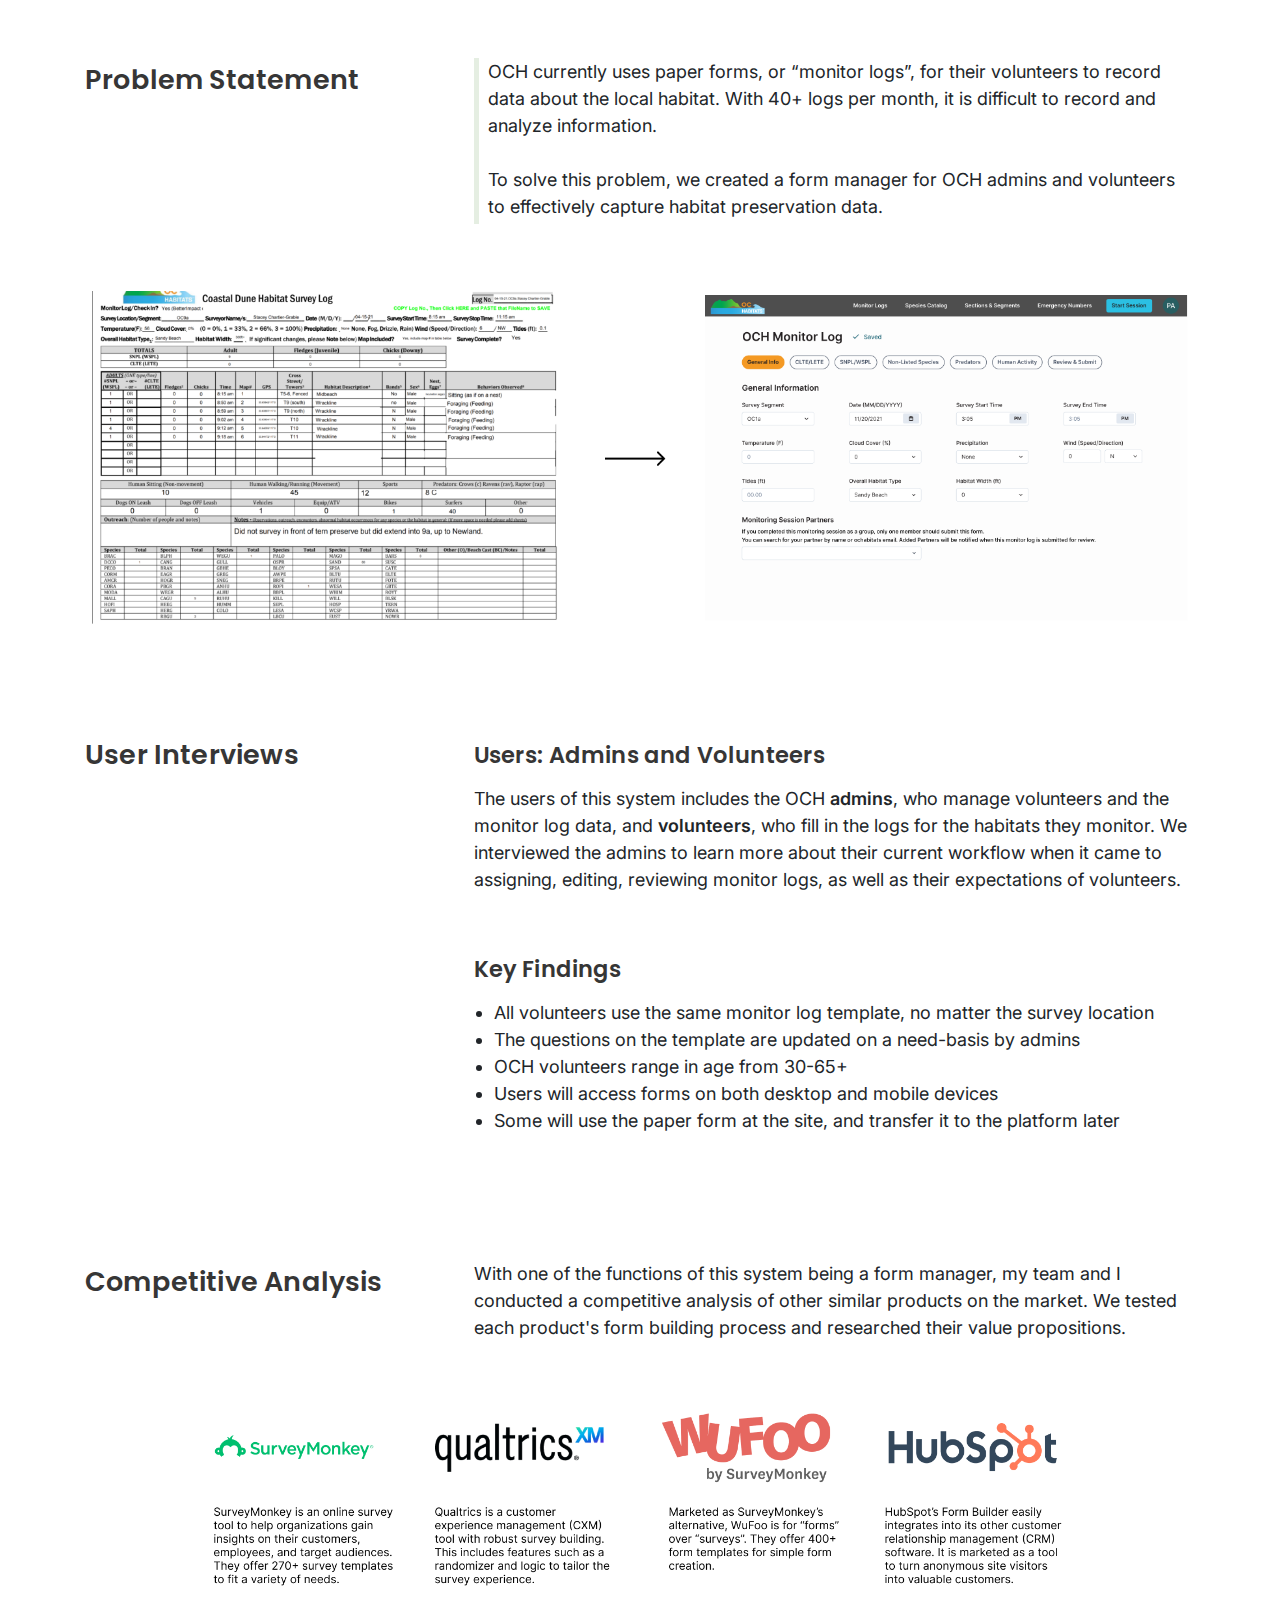
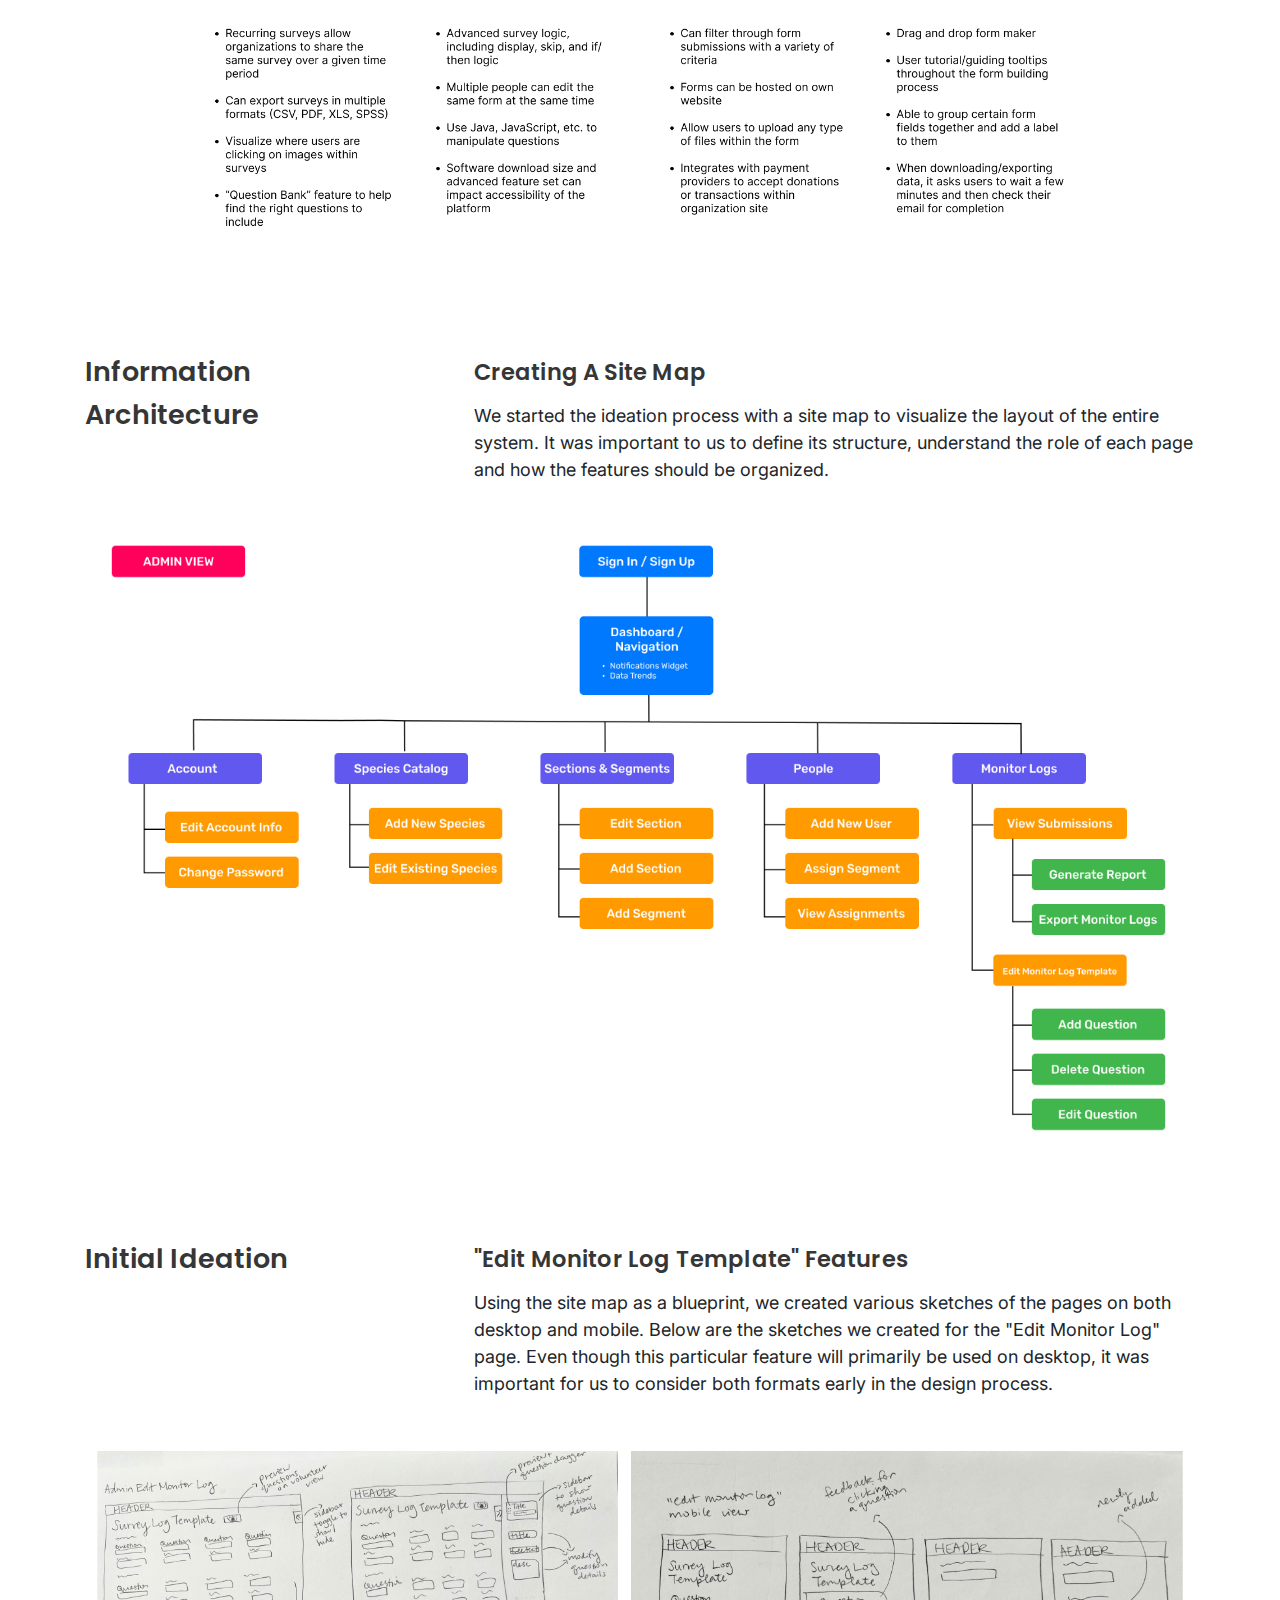
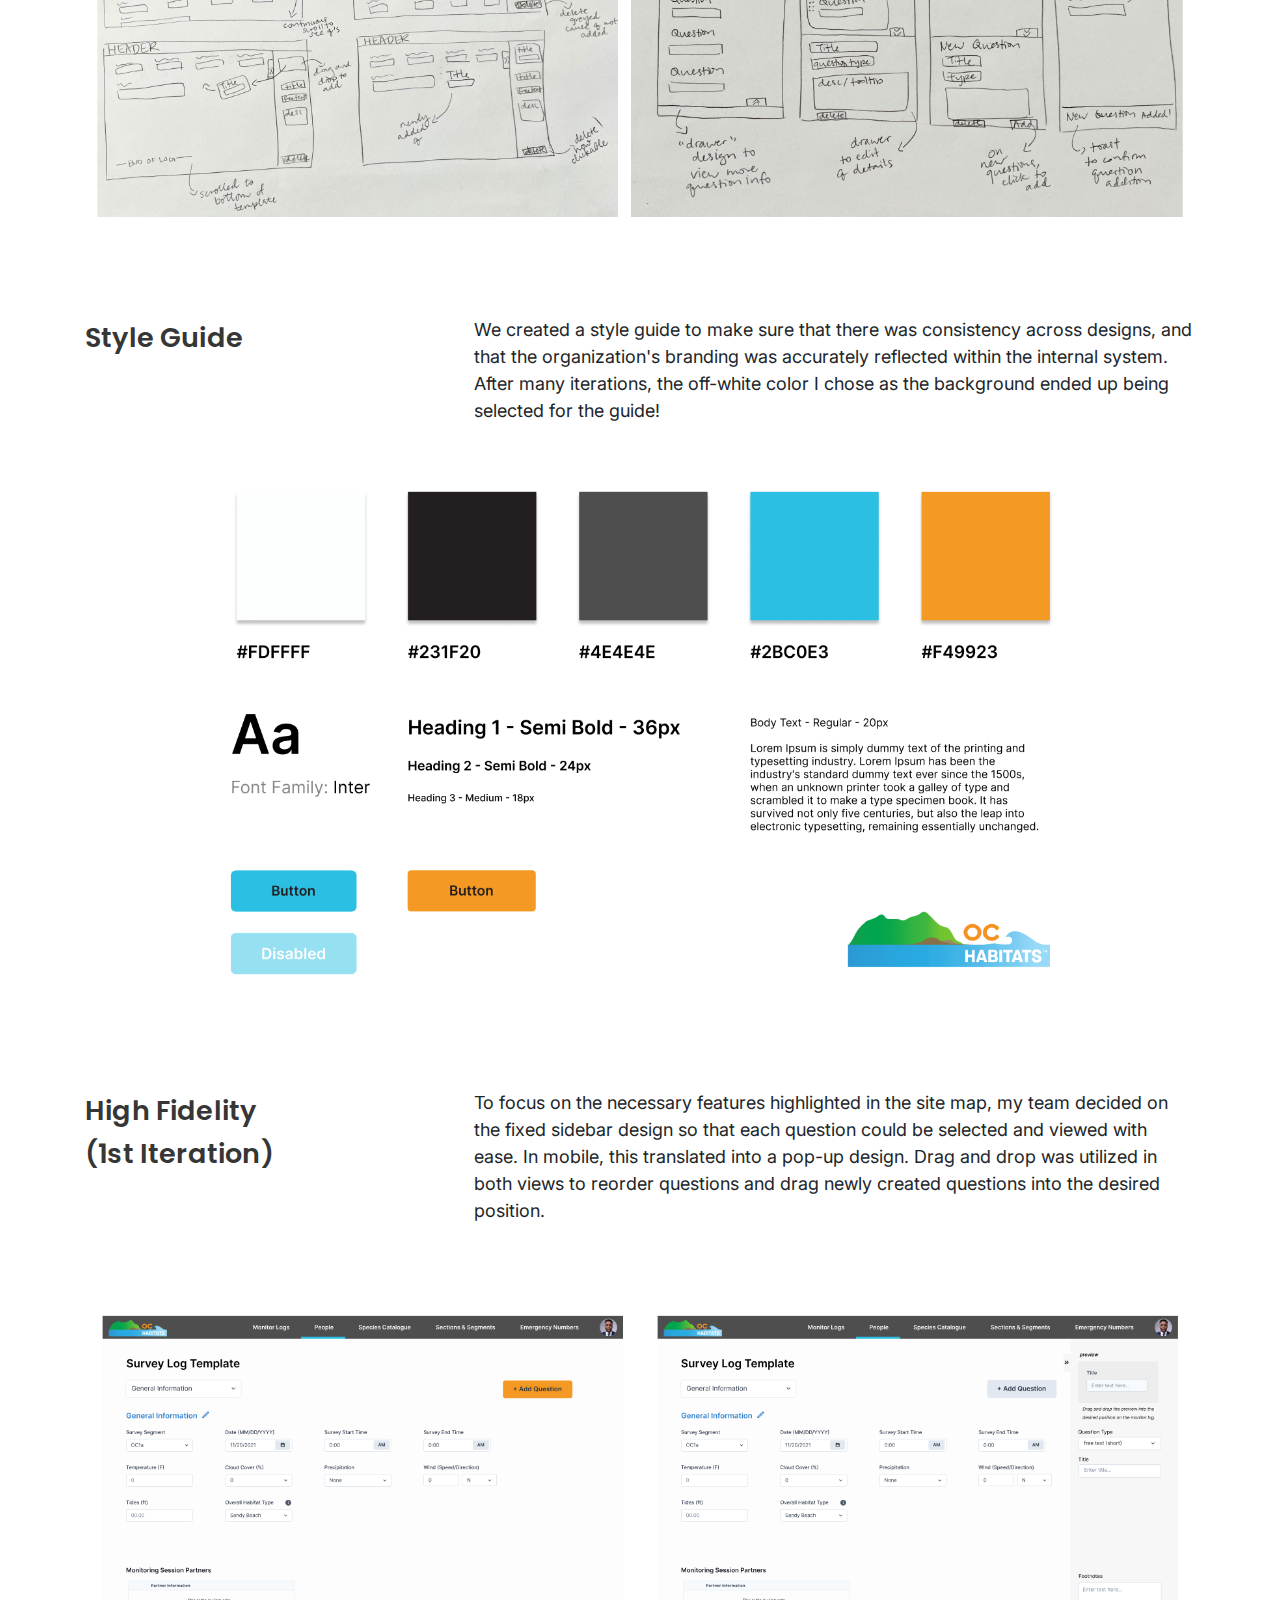
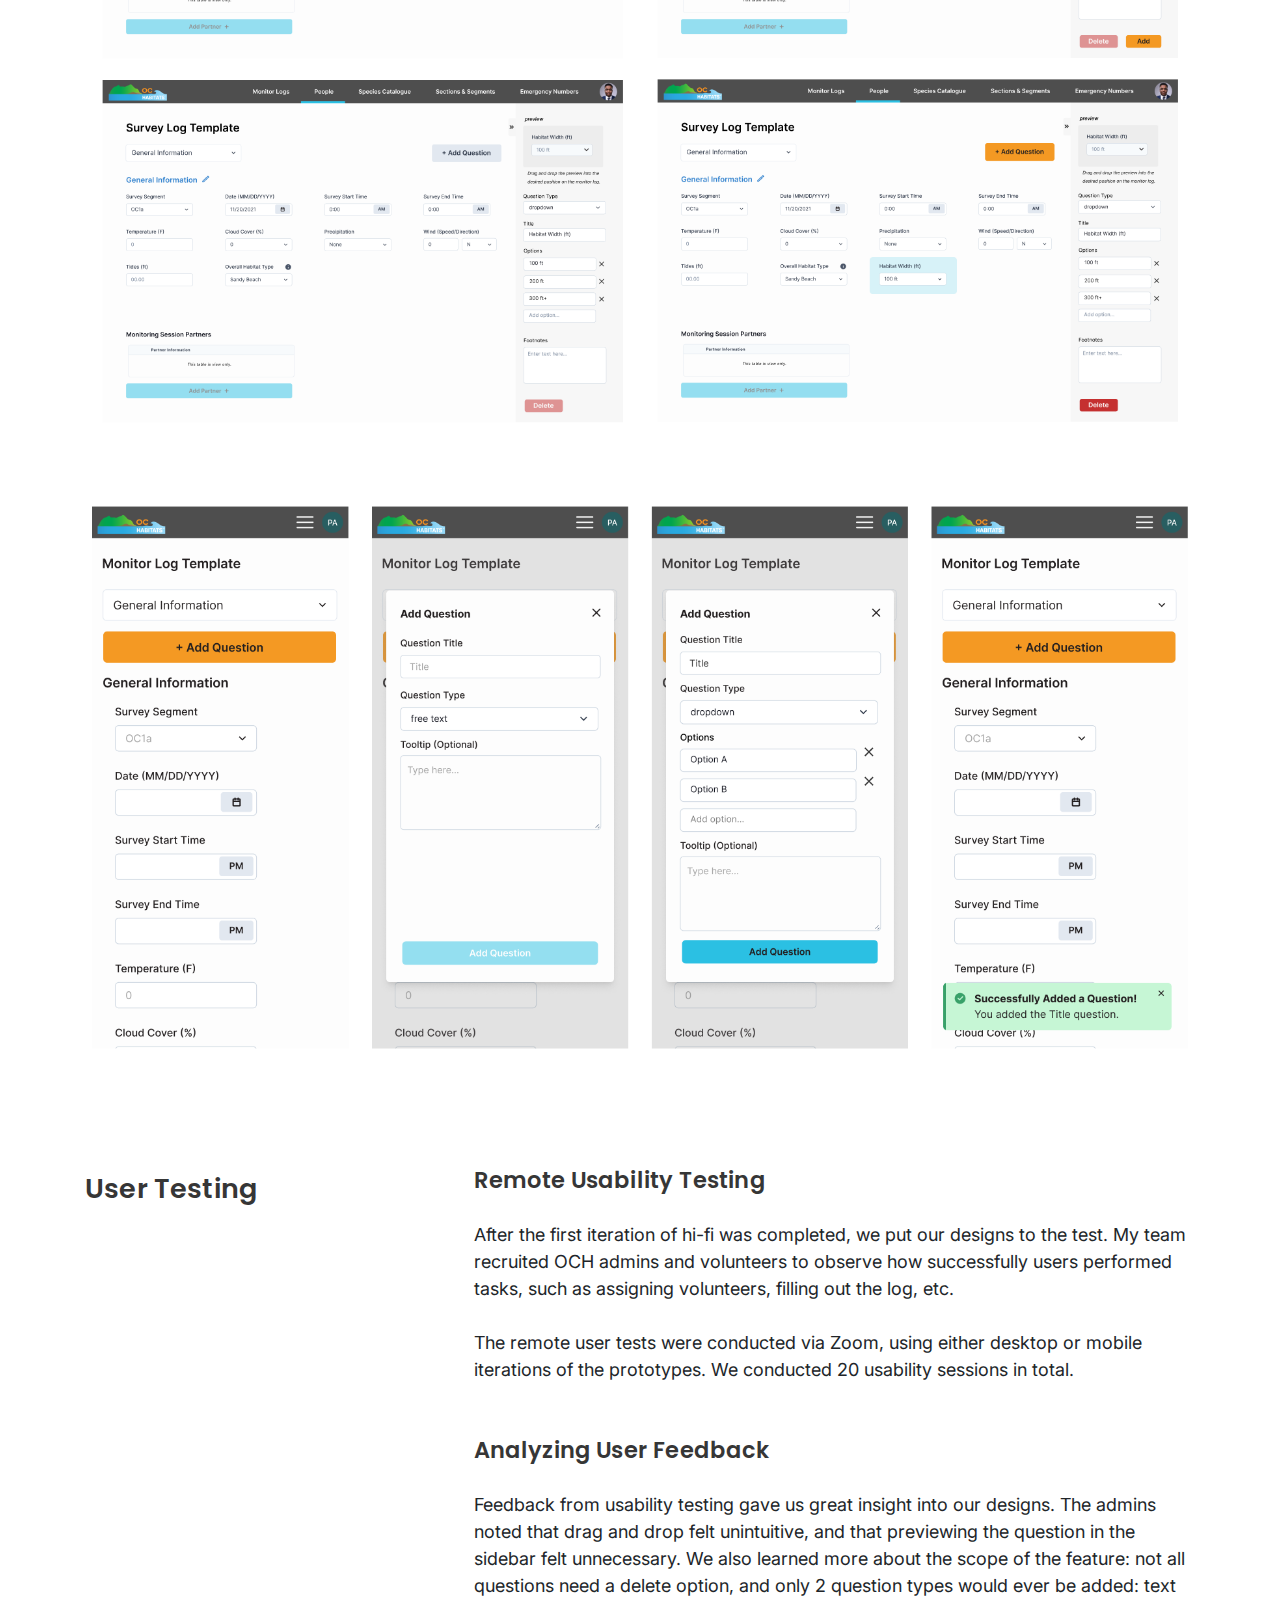
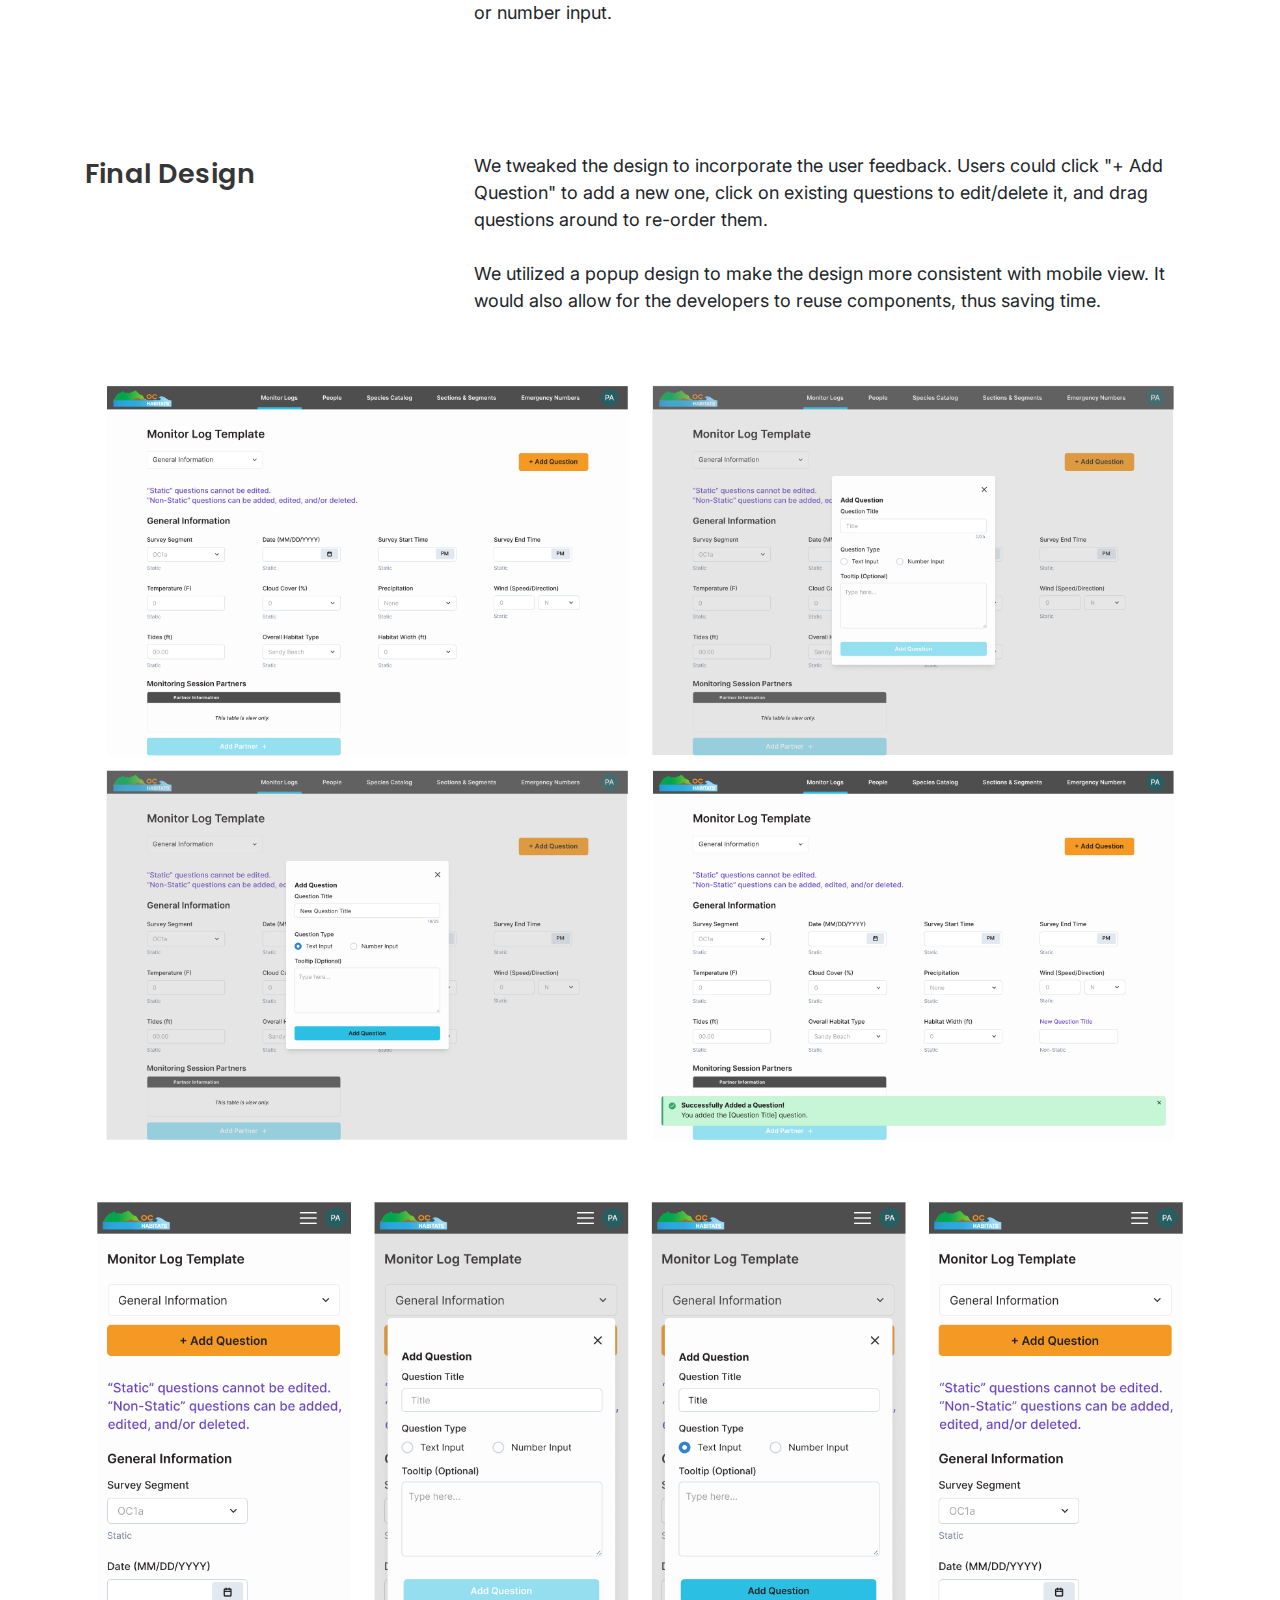
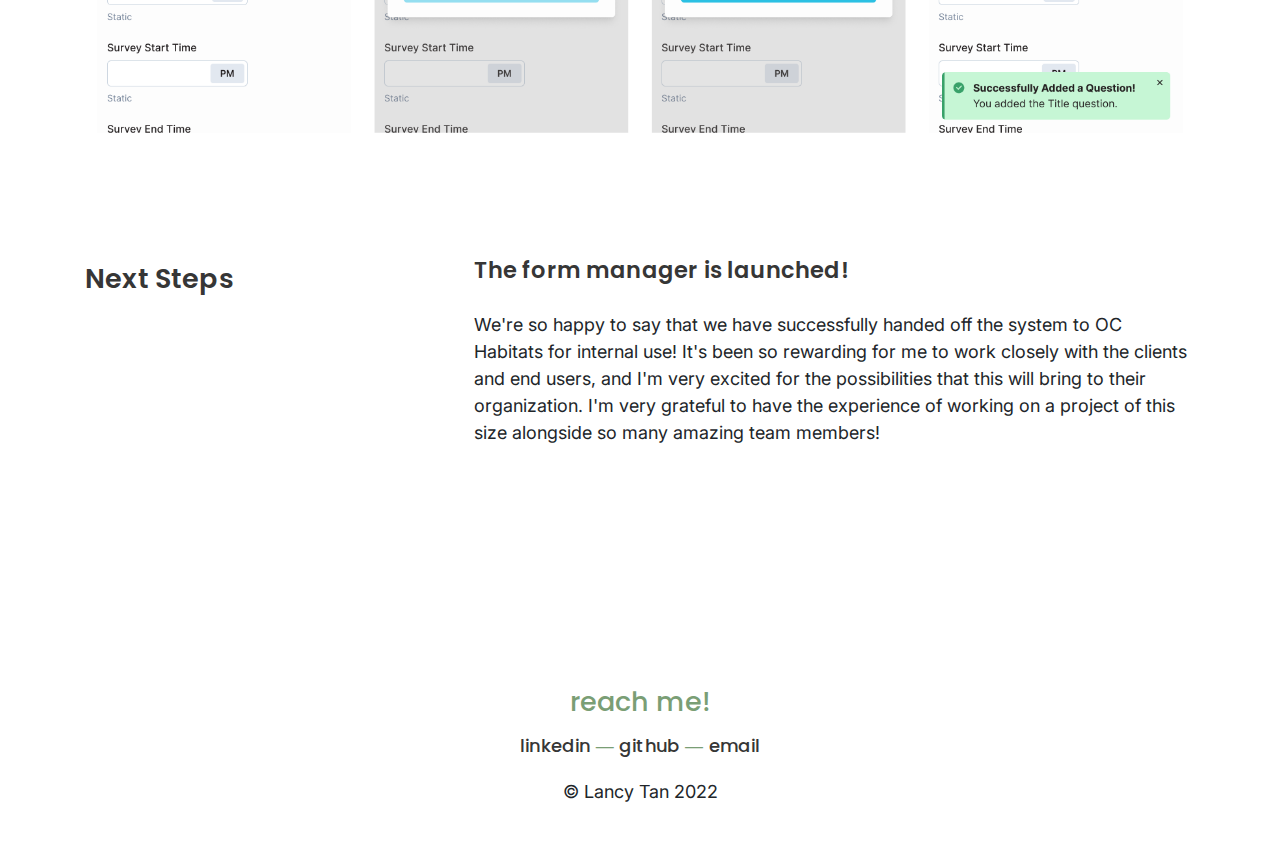
<file: oc-habitats.html>
<!DOCTYPE html>
<html lang="en">
<head>

    <meta charset="UTF-8">
    <meta name="viewport" content="width=device-width, initial-scale=1.0">
    <meta http-equiv="X-UA-Compatible" content="ie=edge">

    <title>Lancy Tan</title>
    <meta name="description" content="Lancy Tan's portfolio">
    <link rel="icon" href="assets/plant-favicon.gif" type="image/gif" >

    <link rel="stylesheet" href="https://cdnjs.cloudflare.com/ajax/libs/font-awesome/4.7.0/css/font-awesome.min.css">
    <link rel="stylesheet" href="https://cdn.jsdelivr.net/npm/bootstrap@4.0.0/dist/css/bootstrap.min.css" integrity="sha384-Gn5384xqQ1aoWXA+058RXPxPg6fy4IWvTNh0E263XmFcJlSAwiGgFAW/dAiS6JXm" crossorigin="anonymous">
    <link rel="stylesheet" href="style.css">
</head>

<body>
<div class="container">
    <nav class="navbar navbar-expand">
        <a class="navbar-brand" href="index.html">Lancy Tan</a>

        <div class="w-100">
            <ul class="navbar-nav ml-auto">
                <li class="nav-item">
                    <a class="nav-link" href="index.html" id="accent-link" >Work</a>
                </li>
                <li class="nav-item">
                    <a class="nav-link" href="about.html" id="accent-link">About</a>
                </li>
                <li class="nav-item" id="resume-link">
                    <a class="nav-link" href="LancyTanResume.pdf" id="accent-link" target="_blank">Resume</a>
                </li>
            </ul>
        </div>
    </nav>

</div>

<div class="container">

    <div class="fade-in-bottom">
        <img class="proj-cover " src="assets/OCH/OCH Cover.png" alt="OC Habitats cover image">

        <h2 class="proj-title ">OC Habitats</h2>
        <p class="proj-opener proj-text"> We designed a form manager for  OC Habitats to <span style="background-color: var(--accent-lighter);"> effectively capture habitat preservation data </span>, so they can easily spot patterns and make informed decisions. </p>

        <div class="proj-details ">
            <div class="proj-tri-column">
                <h4 class="project-specs">Duration</h4>
                <p class="proj-text"> Oct 2021 - June 2022 <br>
                    (9 months)</p>
            </div>
            <div class="proj-tri-column">
                <h4 class="project-specs">Role</h4>
                <p class="proj-text">UX/UI Designer </p>
            </div>
            <div class="proj-tri-column">
                <h4 class="project-specs">Tools Used</h4>
                <p class="proj-text">Figma, Slack, Zoom</p>
            </div>
        </div>
    </div>

    <div class="proj-section">
        <div class="proj-header">
            <h4> Project Context </h4>
        </div>

        <div class="proj-content">
            <div class="proj-subsection">
                <h5 class="proj-subheader">About OC Habitats</h5>
                <p class="proj-text"> OC Habitats (OCH) is an organization with a mission to conserve, rehabilitate, and restore habitats in the
                    Orange County area. One way they do this is via “habitat monitoring”, where they assign volunteers to
                    survey beach segments for shorebirds on the coast.</p>
            </div>
            <div class="proj-subsection">
                <h5 class="proj-subheader">About My Role</h5>
                <p class="proj-text"> As a UX/UI designer, I worked alongside 6 other designers and 18 developers.
                     As a part of the OCH team, I executed end-to-end design solutions,
                    including user research, wireframing, user testing and client communication.
                    This project was done as a part of Commit The Change at UCI, a student organization that partners with nonprofits
                    to create high quality software.</p>
                </div>
            </div>
    </div>

    <div class="proj-section">
        <div class="proj-header">
            <h4> Problem Statement </h4>
        </div>
        <div class="proj-content">
            <div class="proj-subsection">
                <blockquote class="proj-text"> OCH currently uses paper forms, or “monitor logs”, for their volunteers to record data about the local habitat. With 40+ logs per month, it is difficult to record and analyze information.
                <br> <br>
                    To solve this problem, we created a form manager for OCH admins and volunteers to  effectively capture habitat preservation data. </blockquote>
            </div>
        </div>

    </div>

    <img class="proj-img" src="assets/OCH/OCH Monitor Log Before And After.png" alt="Before and after of the original and digitized monitor log forms">



    <div class="proj-section">
        <div class="proj-header">
            <h4>User Interviews</h4>
        </div>
        <div class="proj-content">
            <div class="proj-subsection">
                <h5 class="proj-subheader">Users: Admins and Volunteers</h5>
                <p class="proj-text"> The users of this system includes the OCH <strong> admins</strong>, who manage volunteers and the
                    monitor log data, and <strong> volunteers</strong>, who fill in the logs for the habitats they monitor.
                    We interviewed the admins to learn
                    more about their current workflow when it came to assigning, editing, reviewing monitor logs,
                    as well as their expectations of volunteers.</p>
            </div>
            <div class="proj-subsection">
                <h5 class="proj-subheader">Key Findings</h5>
                <ul class="proj-ul">
                    <li>All volunteers use the same monitor log template, no matter the survey location</li>
                    <li>The questions on the template are updated on a need-basis by admins</li>
                    <li>OCH volunteers range in age from 30-65+</li>
                    <li>Users will access forms on both desktop and mobile devices</li>
                    <li>Some will use the paper form at the site, and transfer it to the platform later </li>
                </ul>

            </div>

        </div>
    </div>

    <div class="proj-section">
        <div class="proj-header">
            <h4>Competitive Analysis</h4>
        </div>
        <div class="proj-content">
            <div class="proj-subsection">
                <p class="proj-text"> With one of the functions of this system being a form manager,
                    my team and I conducted a competitive analysis of other similar products on the market.
                    We tested each product's form building process and researched their value propositions.
                     </p>

            </div>

        </div>
    </div>


    <img class="proj-img" src="assets/OCH/OCH Competitive Analysis.png" alt="Competitive analysis chart of form builders
    on the market, including SurveyMonkey, Qualtrics, WuFoo, and HubSpot Form Builder">


    <div class="proj-section">
        <div class="proj-header">
            <h4>Information Architecture</h4>
        </div>
        <div class="proj-content">
            <div class="proj-subsection">
                <h5 class="proj-subheader">Creating A Site Map</h5>
                <p class="proj-text"> We started the ideation process with a site map to visualize the layout
                    of the entire system. It was important to us to define its structure, understand the role of each
                    page and how the features should be organized.
                    </p>
            </div>
        </div>
    </div>

    <img class="proj-img" src="assets/OCH/OCH Site Map.png" alt="Site map of OC Habitats application">

    <div class="proj-section">
        <div class="proj-header">
            <h4>Initial Ideation</h4>
        </div>
        <div class="proj-content">
            <div class="proj-subsection">
                <h5 class="proj-subheader">"Edit Monitor Log Template" Features</h5>
                <p class="proj-text"> Using the site map as a blueprint, we created various sketches of the pages on
                    both desktop and mobile. Below are the sketches we created for the "Edit Monitor Log" page.
                    Even though this particular feature will primarily be used on desktop,
                    it was important for us to consider both formats early in the design process.
                    </p>
            </div>
        </div>
    </div>

    <img class="proj-img" src="assets/OCH/OCH Sketches.png" alt="Paper sketches of the edit monitor log features">

    <div class="proj-section">
        <div class="proj-header">
            <h4>Style Guide</h4>
        </div>
        <div class="proj-content">
            <div class="proj-subsection">
                <p class="proj-text"> We created a style guide to make sure that there
                was consistency across designs, and that the organization's branding was accurately reflected within the
                internal system. After many iterations, the off-white color I chose as the background ended up being selected
                for the guide!</p>
            </div>

        </div>
    </div>

    <img class="proj-img" src="assets/OCH/OCH Style Guide.png" alt="Style guide for OC Habitats application">

    <div class="proj-section">
        <div class="proj-header">
            <h4>High Fidelity <br>(1st Iteration)</h4>
        </div>
        <div class="proj-content">
            <div class="proj-subsection">
                <p class="proj-text"> To focus on the necessary features highlighted in the site map, my team decided
                    on the fixed sidebar design so that each question could be selected and viewed with ease.
                    In mobile, this translated into a pop-up design. Drag and drop was utilized in both views to reorder
                    questions and drag newly created questions into the desired position.  </p>
            </div>
        </div>
    </div>

    <img class="proj-img" src="assets/OCH/OCH%20Hi%20Fi.png" alt="High fidelity iteration 1 of the web view of
        the 'Edit Monitor Log Template' features">

    <img class="proj-img"  src="assets/OCH/OCH%20Hi%20Fi%20Mobile.png" alt="High fidelity iteration 1 of the mobile view of
        the 'Edit Monitor Log Template' features">

    <div class="proj-section">
        <div class="proj-header">
            <h4>User Testing</h4>
        </div>
        <div class="proj-content">
            <div class="proj-subsection">
                <h5>Remote Usability Testing</h5>
                <p class="proj-text"> After the first iteration of hi-fi was completed, we put our designs to the test.
                    My team recruited OCH admins and volunteers to observe how successfully users performed tasks, such as
                    assigning volunteers, filling out the log, etc. <br> <br>
                    The remote user tests were conducted via Zoom, using either desktop or mobile iterations
                    of the prototypes. We conducted 20 usability sessions in total.
                    </p>
            </div>
            <div class="proj-subsection">
                <h5>Analyzing User Feedback</h5>
                <p class="proj-text"> Feedback from usability testing gave us great insight into our designs. The
                    admins noted that
                    drag and drop felt unintuitive, and that previewing the question in the
                    sidebar felt unnecessary. We also learned more about the scope of the feature:
                    not all questions need a delete option,
                    and only 2 question types would ever be added: text or number input. </p>
            </div>
        </div>
    </div>

    <div class="proj-section">
        <div class="proj-header">
            <h4>Final Design</h4>
        </div>
        <div class="proj-content">
            <div class="proj-subsection">
                <p class="proj-text">We tweaked the design to incorporate the user feedback. Users could click "+ Add Question"
                    to add a new one, click on existing questions to edit/delete
                    it, and drag questions around to re-order them. <br> <br>

                    We utilized a popup design to
                    make the design more consistent with mobile view. It would also allow for the developers to reuse components, thus
                    saving time.

                </p>
            </div>
        </div>
    </div>
    <img class="proj-img" src="assets/OCH/OCH Final.png" alt="final design of the web view of
        the 'Edit Monitor Log Template' features">

    <img class="proj-img"  src="assets/OCH/OCH Final Mobile.png" alt="final design of the mobile view of
        the 'Edit Monitor Log Template' features">

    <div class="proj-section">
        <div class="proj-header">
            <h4>Next Steps</h4>
        </div>
        <div class="proj-content">
            <div class="proj-subsection">
                <h5>The form manager is launched!</h5>
                <p class="proj-text"> We're so happy to say that we have successfully handed off the system to
                OC Habitats for internal use! It's been so rewarding for me to work closely with the clients and end
                users, and I'm very excited for the possibilities that this will bring to their organization.
                I'm very grateful to have the experience of working on a project of this size alongside so many
                amazing team members!
                </p>
            </div>
        </div>
    </div>


</div>


<div class="container">
    <footer>
        <h4 class="social-header">reach me!</h4>
        <span class="socials"> <a href="https://www.linkedin.com/in/lancy-tan/" target="_blank" id="accent-link">linkedin</a> <span style="color: var(--accent);">&mdash;</span>
                <a href="https://github.com/LancyTan" target="_blank" id="accent-link"> github </a> <span style="color: var(--accent);">&mdash;</span>
                <a href="mailto:lancy.tan97@gmail.com" id="accent-link"> email </a> </span>
        <div class="copyright" style="padding-top:1rem;">
            <p> &copy; Lancy Tan 2022</p>
        </div>
    </footer>
</div>

</body>

</html>
</file>
<file: style.css>
@import url('https://fonts.googleapis.com/css2?family=Poppins:wght@300;400;500;600;700&family=Inter:wght@200;300;400;500&display=swap');

:root {
    font-size: 18px;
    font-family: 'Poppins', sans-serif;
    --accent: rgb(122, 158, 117);
    --accent-light: rgba(151, 189, 140, 0.25);
    --accent-lighter: rgba(186, 229, 173, 0.38);
    --default-color: #363636;
    --hover-accent: var(--default-color);
    --project-bg: #fdfdfd;
    --project-bg-mobile: #fafafa;

}

/* ----------------------------------------------
 * Generated by Animista on 2022-11-16 11:23:39
 * Licensed under FreeBSD License.
 * See https://animista.net/license for more info.
 * w: https://animista.net, t: @cssanimista
 * ---------------------------------------------- */

/**
 * ----------------------------------------
 * animation fade-in-bottom
 * ----------------------------------------
 */
@-webkit-keyframes fade-in-bottom {
    0% {
        -webkit-transform: translateY(50px);
        transform: translateY(50px);
        opacity: 0;
    }
    100% {
        -webkit-transform: translateY(0);
        transform: translateY(0);
        opacity: 1;
    }
}
@keyframes fade-in-bottom {
    0% {
        -webkit-transform: translateY(50px);
        transform: translateY(50px);
        opacity: 0;
    }
    100% {
        -webkit-transform: translateY(0);
        transform: translateY(0);
        opacity: 1;
    }
}

.fade-in-bottom {
    -webkit-animation: fade-in-bottom 0.6s cubic-bezier(0.390, 0.575, 0.565, 1.000) both;
    animation: fade-in-bottom 0.6s cubic-bezier(0.390, 0.575, 0.565, 1.000) both;
}

/**
 * ----------------------------------------
 * animation fade-in
 * ----------------------------------------
 */
@-webkit-keyframes fade-in {
    0% {
        opacity: 0;
    }
    100% {
        opacity: 1;
    }
}
@keyframes fade-in {
    0% {
        opacity: 0;
    }
    100% {
        opacity: 1;
    }
}

.fade-in {
    -webkit-animation: fade-in 1.5s cubic-bezier(0.390, 0.575, 0.565, 1.000) both;
    animation: fade-in 1.5s cubic-bezier(0.390, 0.575, 0.565, 1.000) both;
}

/* links */
a.navbar-brand {
    font-size: 28px;
    font-family: 'Poppins', sans-serif;
    font-weight: 600;
    letter-spacing: 0.02rem;
    color: var(--default-color);

}
a.nav-link {
    font-size: 18px;
    font-family: 'Poppins', sans-serif;
    font-weight: 600;
    letter-spacing: 0.05rem;
    color: var(--default-color);
}

a {
    font-family: 'Poppins', sans-serif;
    color: var(--default-color);
    text-decoration: none;
}

a:hover {
    color: var(--default-color);
    text-decoration: none;
}

#current {
    color: var(--accent);
}


#accent-link:hover {
    color: var(--accent);
}

/* navbar */
.navbar {
    padding: 3rem 0 4rem 0;
}

.navbar ul {
    float: right;
}

.navbar li {
    list-style: none;
    padding-left: 2rem;
}

/* one liner */
.hero {
    /* padding: top right bottom left */
    padding: 8rem 0 15rem 0;
}

.header-intro {
    font-weight: 600;
    font-size: 52px;
}

.header-desc {
    font-family: 'Poppins', sans-serif;
    font-weight: 300;
    font-size: 24px;
    line-height: 1.75;
    padding-top: 0.75rem;
}

/* text styling */

strong
{
    font-weight: 600;
}

p {
    font-family: 'Inter', sans-serif;
}
h1 {
    font-family: 'Poppins', sans-serif;
    font-weight: 600;
    letter-spacing: 0.04rem;
    color: var(--default-color);
}

h2 {
    font-family: 'Poppins', sans-serif;
    font-weight: 500;
    letter-spacing: 0.04rem;
    color: var(--default-color);
    text-align:center;
    padding-bottom: 2rem;
}
h3 {
    font-size: 28px;
    font-family: 'Poppins', sans-serif;
}


h4 {
    font-family: 'Poppins', sans-serif;
    font-weight: 600;
    letter-spacing: 0.01rem;
    line-height: 1.6;
}

h5 {
    font-family: 'Poppins', sans-serif;
    color: var(--default-color);
    font-weight: 600;
    padding-bottom: 1rem;
    letter-spacing: 0.01rem
}

/* project on works page */
.project {
    display: flex;
    background-color: var(--project-bg);
    border-radius: 1rem;
    margin-bottom: 3rem;
}

.project:hover {
    box-shadow: 5px 5px 5px #d7d9d7;
}
.project-desc {
    padding: 4rem 2.75rem 2.5rem 0.5rem;
    line-height: 1.5;
}

.project-pill {
    font-size: 16px;
    display: inline-block;
    background-color: var(--accent-light);
    padding: .25rem 1rem .25rem 1rem;
    margin: 0.25rem .5rem 1rem 0rem;
    border-radius: 1.5rem;
}
.project-img {
    padding: 2.5rem 3rem 2.5rem 3rem;
    max-width: 55%;
    height: auto;
}
.project-thumbnail {
    max-width: 100%;
    border-radius: 1rem;
    height: auto;
    margin: auto;
}

/* case study pages */
.proj-cover
{
    max-width: 100%;
    height: auto;
}
.proj-subsection {
    padding-bottom: 2rem;
}

.proj-img {
    max-width: 100%;
    height: auto;
    padding: 0rem 0 1.5rem 0;
}

.proj-title {
    padding: 3rem 0 1rem 0;
    text-align: left;
    font-weight: 600;
    font-size: 32px;
}

blockquote {
    border-left: 5px solid var(--accent-light);
    margin-bottom: 1rem;
    padding: 0 0 0.25rem 0.5rem;
}
.proj-text {
    line-height: 1.5;
    font-family: 'Inter', sans-serif;
}
.proj-ul {
    font-family: Inter, sans-serif;
    line-height: 1.5;
    padding-inline-start: 20px;
}
.proj-opener {
    font-size: 20px;
}
.proj-details
{
    display: flex;

}

.project-specs {
    font-weight:700;
    font-size: 18px;
    padding-top: 1rem;
}

.proj-tri-column {
    padding-right: 1rem;
    justify-content: space-between;
    width: 100%;
}
.proj-section {
    display: flex;
    margin-top: 4rem;
    justify-content: space-between;

}
.proj-header {
    width: 35%;
    padding-right: 4rem;
    color: var(--default-color);
}

.proj-subheader {
    padding: .5rem 0 0.4rem 0;
    color: var(--default-color);
}

.proj-content {
    width: 65%;
}
/* about page */
.about {
    display: flex;
    padding-top: 3rem;
}

.about-img {
    max-width: 65%;
    height: auto;
    padding-right: 0rem;
    margin: auto;
}

.about-portrait {
    border-radius: .5rem;
    max-width: 100%;
    height: auto;

}

.about-flair {
    font-family: 'Poppins', sans-serif;
    font-weight: 500;
    letter-spacing: 0.02rem;
}

.about-text {
    padding: 0 0rem 0 3rem;
    vertical-align: center;
    font-family: 'Inter', sans-serif;
    font-size: 18px;
}

.about-desc {
    line-height: 1.75;
    font-weight: 400;
    padding: 0rem 0 2rem 0;
}

.about-lines {
    border-radius: .4rem;
    font-size: 16px;
    font-weight: 300;
    line-height: 1.5;
    background-color: rgba(163, 220, 156, 0.15);
    /* padding: top right bottom left */
    padding: .75rem 1rem .75rem 1.5rem;
    margin: 1rem 0rem 1rem 0rem;
}
/* footer */
footer {
    margin: 10rem 0 3rem 0;
    text-align: center;

}

.social-header {
    color: var(--accent);
    font-weight: 500;
}

.socials {
    font-weight: 500;
    padding-top: 1rem;
    letter-spacing: 0.02rem;
}

.copyright {
    padding-top: 3rem;
}

/**
 * ----------------------------------------
 * responsive media queries
 * ----------------------------------------
 */

/* laptops */
@media screen and (max-width: 1200px) {
    .project-desc{
        padding-top: 2.9rem;
    }

    .project-img {
        max-width: 60%;
    }

    .about-text {
        max-width: 70%;
    }

}

/* tablets */
@media screen and (max-width: 1023px) {
    .header-intro {
        font-size: 46px;
    }

    .header-desc {
        font-size: 22px;
    }

    h2 {
        font-size: 24px;
    }

    .project {
        flex-direction: column;
        margin-left: 5%;
        margin-right: 5%;
    }

    .project-img {
        padding-bottom: 2rem;
        max-width: 100%;
    }

    .project-desc {
        padding: 0 4rem 2rem 4rem;
    }

    .container{
        max-width: 750px;
    }

    .about {
        flex-direction: column;
        align-items: center;
    }

    .about-img {
        max-width: 80%;
    }

    .about-text {
        padding-top: 3rem;
        padding-left: 0;
        max-width: 80%;
    }


}

/* phones */
@media screen and (max-width: 767px) {


    .navbar li {
        padding-left: 0.75rem;
    }

    #resume-link {
        display: none;
    }

    .header-intro {
        font-size: 42px;
    }

    .header-desc {
        font-size: 20px;
    }

    h2 {
        font-size: 22px;
    }

    .container{
        max-width: 100%;
    }

    .project {
        background-color: var(--project-bg-mobile);
    }
    .project-img {
        padding-bottom: 1.5rem;
    }

    .project-desc {
        padding: 0 2rem 2rem 2rem;
    }

    .project-img {
        padding: 2rem 2rem 2rem 2rem;
        max-width: 100%;
        height: auto;
    }

    .proj-details {
        flex-direction: column;
    }

    .proj-title {
        font-size: 28px;
    }
    .proj-section {
        flex-direction: column;

    }

    .proj-header {
        display: inline-block;
        width: 100%;
    }

    .proj-content {
        width: 100%;
    }

    .about-img {
        max-width: 90%;
    }

    .about-text {
        padding-top: 3rem;
        padding-left: 0;
        max-width: 90%;
    }

}
</file>
